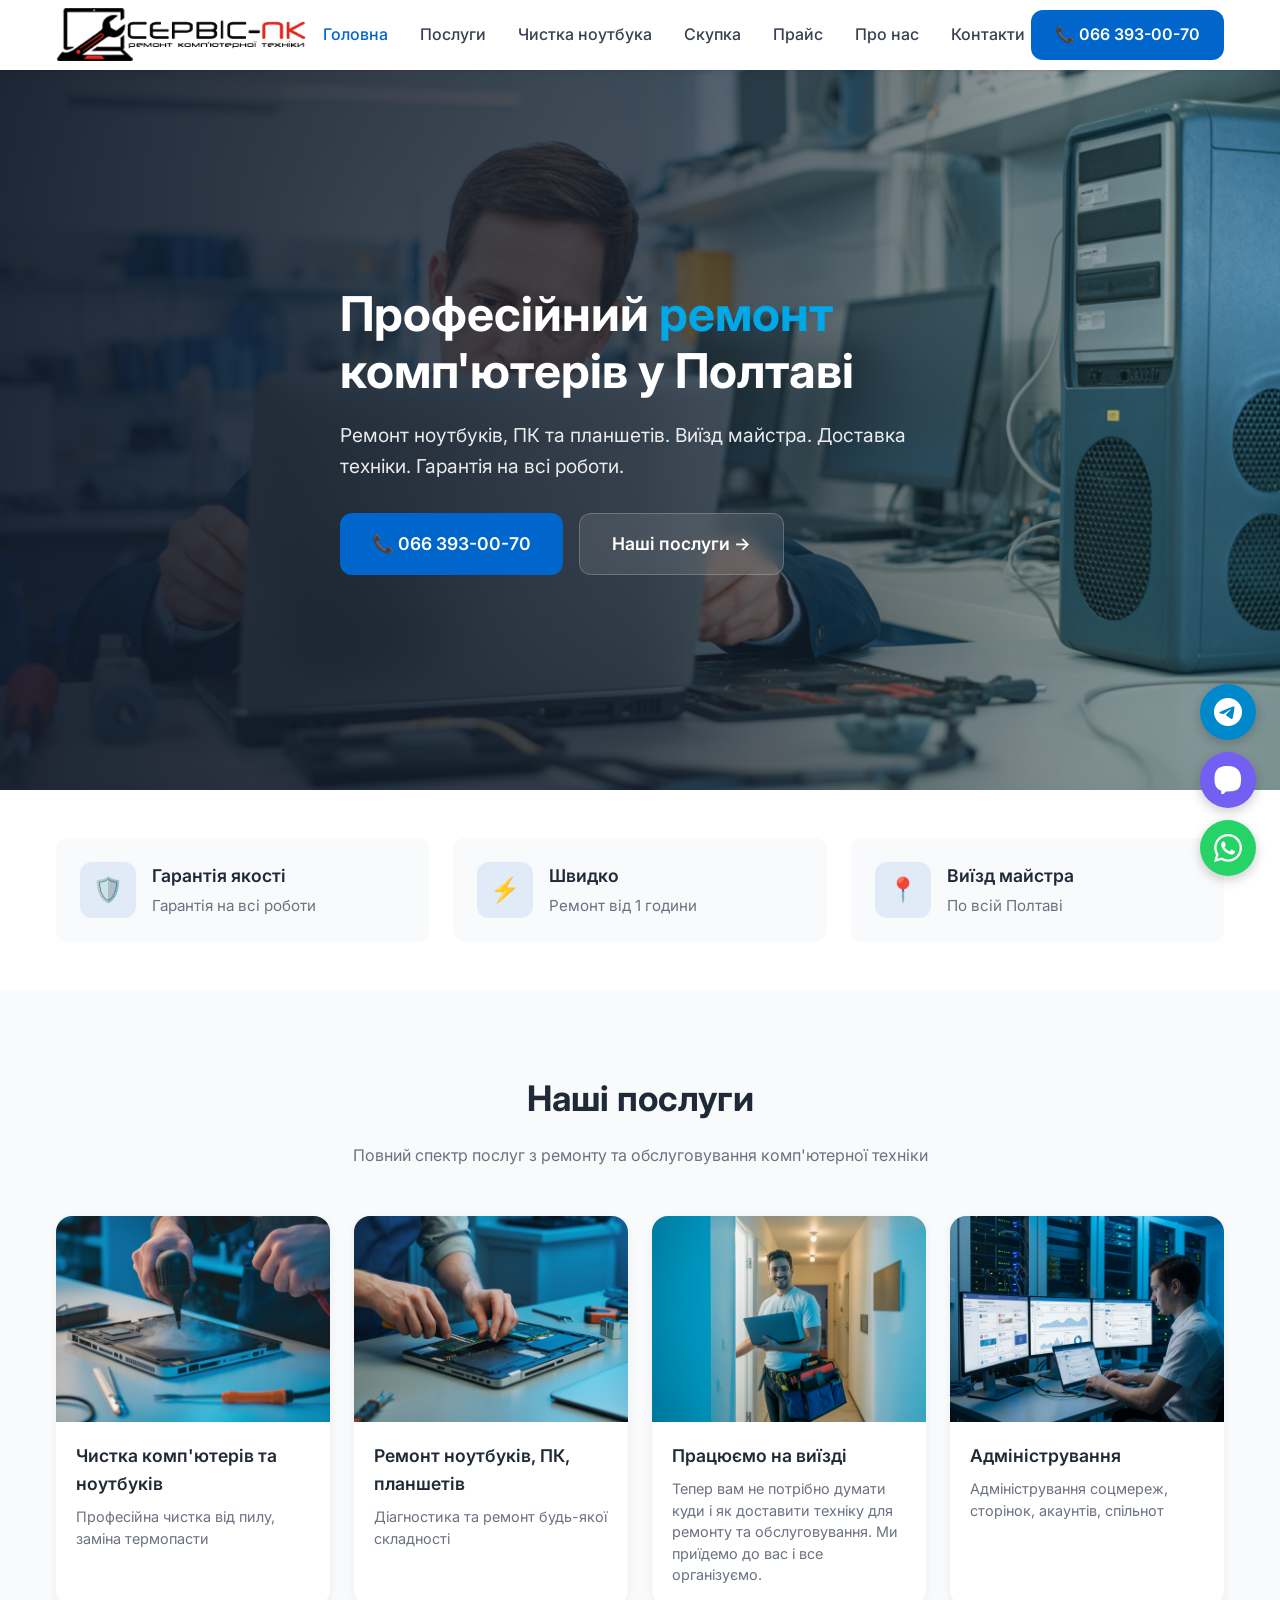
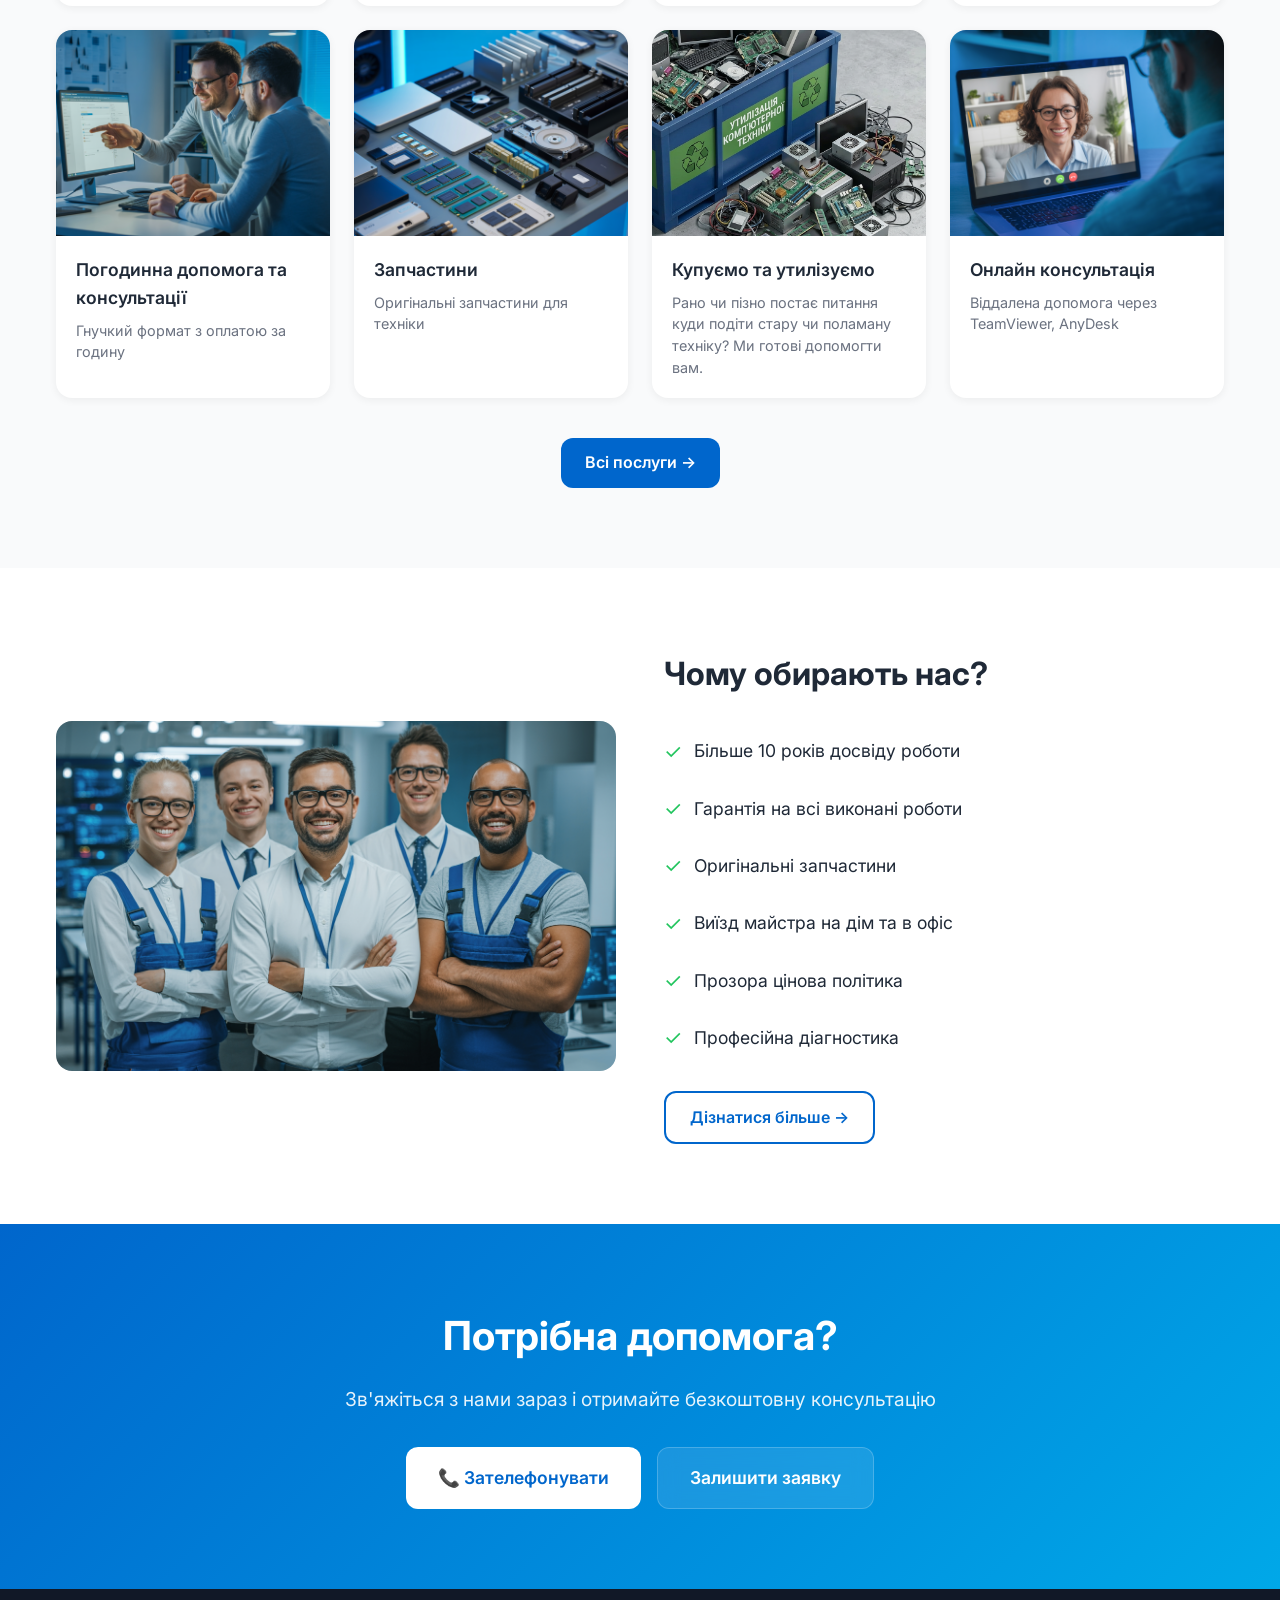
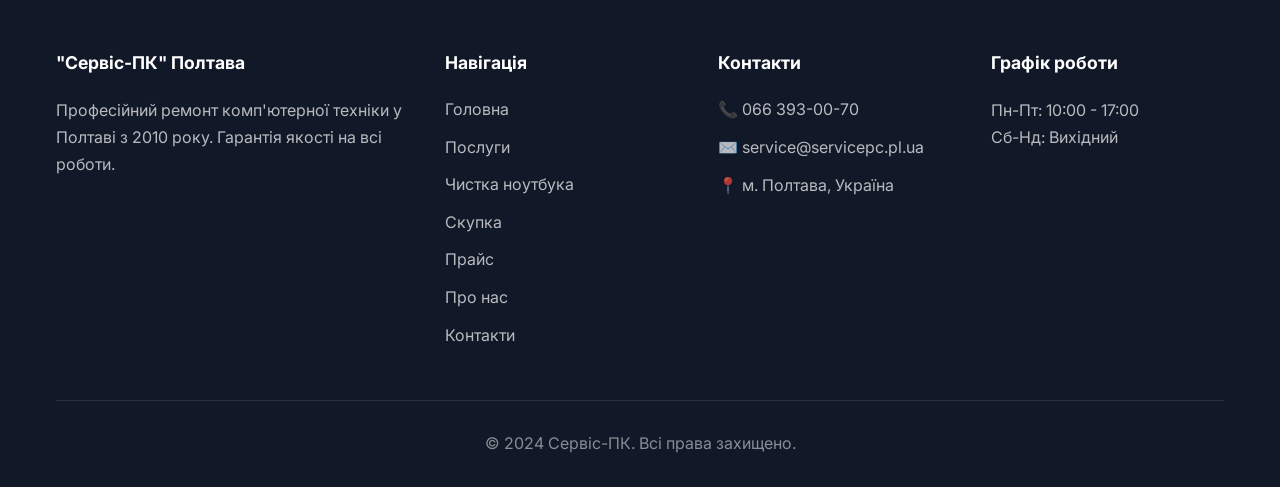
<file: index.html>
<!DOCTYPE html>
<html lang="uk">
<head>
    <meta charset="UTF-8">
    <meta name="viewport" content="width=device-width, initial-scale=1.0">
    <title>"Сервіс-ПК" Полтава | Ремонт ноутбуків та комп'ютерів у Полтаві. Чистка від пилу, заміна термопасти.</title>
    <meta name="description" content="Професійний ремонт та обслуговування ноутбуків, комп'ютерів та планшетів у Полтаві. Виїзд додому.">
    <link rel="icon" type="image/png" href="favicon.png">
    <link rel="preconnect" href="https://fonts.googleapis.com">
    <link href="https://fonts.googleapis.com/css2?family=Inter:wght@400;500;600;700&display=swap" rel="stylesheet">
    <link rel="stylesheet" href="styles.css">
</head>
<body>
    <!-- Header -->
    <header class="header">
        <div class="container header-inner">
            <a href="index.html" class="logo">
                <div class="logo-icon"><img src="logo.png"</img></div>
                <span></span>
            </a>
             <nav class="nav" id="nav">
                <a href="index.html" class="active">Головна</a>
                <a href="poslugy.html">Послуги</a>
				<a href="chistka_notebooka.html">Чистка ноутбука</a>
				<a href="skupka.html">Скупка</a>
				<a href="prise.html">Прайс</a>
                <a href="pro-nas.html">Про нас</a>
                <a href="kontakty.html">Контакти</a>
            </nav>
            <div class="header-btn">
                <a href="tel:+380663930070" class="btn btn-primary">📞 066 393-00-70</a>
            </div>
            <button class="mobile-menu" id="mobileMenu">☰</button>
        </div>
    </header>

    <!-- Hero -->
    <section class="hero">
        <div class="hero-bg">
            <img src="images/ec92a161-8647-4b98-91ac-140dd368176b.png" alt="Ремонт комп'ютерів">
        </div>
        <div class="hero-overlay"></div>
        <div class="container">
            <div class="hero-content">
                <h1>Професійний <span>ремонт</span> комп'ютерів у Полтаві</h1>
                <p>Ремонт ноутбуків, ПК та планшетів. Виїзд майстра. Доставка техніки. Гарантія на всі роботи.</p>
                <div class="hero-buttons">
                    <a href="tel:+380663930070" class="btn btn-primary btn-lg">📞 066 393-00-70</a>
                    <a href="poslugy.html" class="btn btn-outline btn-lg">Наші послуги →</a>
                </div>
            </div>
        </div>
    </section>

    <!-- Features -->
    <section class="features">
        <div class="container">
            <div class="features-grid">
                <div class="feature-card">
                    <div class="feature-icon">🛡️</div>
                    <div>
                        <h3>Гарантія якості</h3>
                        <p>Гарантія на всі роботи</p>
                    </div>
                </div>
                <div class="feature-card">
                    <div class="feature-icon">⚡</div>
                    <div>
                        <h3>Швидко</h3>
                        <p>Ремонт від 1 години</p>
                    </div>
                </div>
                <div class="feature-card">
                    <div class="feature-icon">📍</div>
                    <div>
                        <h3>Виїзд майстра</h3>
                        <p>По всій Полтаві</p>
                    </div>
                </div>
            </div>
        </div>
    </section>

    <!-- Services -->
    <section class="section bg-gray">
        <div class="container">
            <h2 class="section-title">Наші послуги</h2>
            <p class="section-subtitle">Повний спектр послуг з ремонту та обслуговування комп'ютерної техніки</p>
            
            <div class="services-grid">
                <div class="service-card">
                    <div class="service-img">
                        <img src="images/a5ce8f11-22b6-4d68-ac84-dbd267f538cc.png" alt="Чистка">
                    </div>
                    <div class="service-body">
                        <h3>Чистка комп'ютерів та ноутбуків</h3>
                        <p>Професійна чистка від пилу, заміна термопасти</p>
                    </div>
                </div>
                <div class="service-card">
                    <div class="service-img">
                        <img src="images/debf2710-bd42-4d96-965d-35e3a86e3734.png" alt="Ремонт">
                    </div>
                    <div class="service-body">
                        <h3>Ремонт ноутбуків, ПК, планшетів</h3>
                        <p>Діагностика та ремонт будь-якої складності</p>
                    </div>
                </div>
                <div class="service-card">
                    <div class="service-img">
                        <img src="images/233c97ff-f4c9-49db-b74a-fb78ea7b0516.png" alt="Виїзд">
                    </div>
                    <div class="service-body">
                        <h3>Працюємо на виїзді</h3>
                        <p>Тепер вам не потрібно думати куди і як доставити техніку для ремонту та обслуговування. Ми приїдемо до вас і все організуємо.</p>
                    </div>
                </div>
                <div class="service-card">
                    <div class="service-img">
                        <img src="images/d115194c-d13f-4ada-9dfe-06631b7585ef.png" alt="Мережі">
                    </div>
                    <div class="service-body">
                        <h3>Адміністрування</h3>
                        <p>Адміністрування соцмереж, сторінок, акаунтів, спільнот</p>
                    </div>
                </div>
                <div class="service-card">
                    <div class="service-img">
                        <img src="images/e6324eff-a339-4a63-9213-d40a35a7347f.png" alt="Погодинна">
                    </div>
                    <div class="service-body">
                        <h3>Погодинна допомога та консультації</h3>
                        <p>Гнучкий формат з оплатою за годину</p>
                    </div>
                </div>
                <div class="service-card">
                    <div class="service-img">
                        <img src="images/93570c09-56a9-4844-9c90-b3a5bb900a11.png" alt="Запчастини">
                    </div>
                    <div class="service-body">
                        <h3>Запчастини</h3>
                        <p>Оригінальні запчастини для техніки</p>
                    </div>
                </div>
                <div class="service-card">
                    <div class="service-img">
                        <img src="images/2b6dc6ee-dd7d-4642-ae8e-7f777b66459b.png" alt="Сайти">
                    </div>
                    <div class="service-body">
                        <h3>Купуємо та утилізуємо</h3>
                        <p>Рано чи пізно постає питання куди подіти стару чи поламану техніку? Ми готові допомогти вам.</p>
                    </div>
                </div>
                <div class="service-card">
                    <div class="service-img">
                        <img src="images/15fd7cae-9e54-4847-9035-f7b1e75cce84.png" alt="Онлайн">
                    </div>
                    <div class="service-body">
                        <h3>Онлайн консультація</h3>
                        <p>Віддалена допомога через TeamViewer, AnyDesk</p>
                    </div>
                </div>
            </div>

            <div class="text-center" style="margin-top: 40px;">
                <a href="poslugy.html" class="btn btn-primary">Всі послуги →</a>
            </div>
        </div>
    </section>

    <!-- Why Us -->
    <section class="section bg-white">
        <div class="container">
            <div class="why-grid">
                <div class="why-img">
                    <img src="images/14e78e76-f14c-47c9-a413-6855dcf27d2c.png" alt="Команда">
                </div>
                <div>
                    <h2 style="font-size: 2rem; margin-bottom: 24px;">Чому обирають нас?</h2>
                    <ul class="why-list">
                        <li><span class="icon">✓</span> Більше 10 років досвіду роботи</li>
                        <li><span class="icon">✓</span> Гарантія на всі виконані роботи</li>
                        <li><span class="icon">✓</span> Оригінальні запчастини</li>
                        <li><span class="icon">✓</span> Виїзд майстра на дім та в офіс</li>
                        <li><span class="icon">✓</span> Прозора цінова політика</li>
                        <li><span class="icon">✓</span> Професійна діагностика</li>
                    </ul>
                    <div style="margin-top: 24px;">
                        <a href="pro-nas.html" class="btn btn-border">Дізнатися більше →</a>
                    </div>
                </div>
            </div>
        </div>
    </section>

    <!-- CTA -->
    <section class="cta">
        <div class="container text-center">
            <h2>Потрібна допомога?</h2>
            <p>Зв'яжіться з нами зараз і отримайте безкоштовну консультацію</p>
            <div class="cta-buttons">
                <a href="tel:+380663930070" class="btn btn-white btn-lg">📞 Зателефонувати</a>
                <a href="kontakty.html" class="btn btn-outline btn-lg">Залишити заявку</a>
            </div>
        </div>
    </section>

    <!-- Footer -->
    <footer class="footer">
        <div class="container">
            <div class="footer-grid">
                <div class="footer-col">
                   <h4>"Сервіс-ПК" Полтава</h4>
                    <p>Професійний ремонт комп'ютерної техніки у Полтаві з 2010 року. Гарантія якості на всі роботи.</p>
                </div>
                <div class="footer-col">
                    <h4>Навігація</h4>
                    <a href="index.html">Головна</a>
                    <a href="poslugy.html">Послуги</a>
					<a href="chistka_notebooka.html">Чистка ноутбука</a>
                    <a href="skupka.html">Скупка</a>
                     <a href="prise.html">Прайс</a>
                    <a href="pro-nas.html">Про нас</a>
                    <a href="kontakty.html">Контакти</a>
                </div>
                <div class="footer-col">
                    <h4>Контакти</h4>
                    <a href="tel:+380663930070">📞 066 393-00-70</a>
                    <a href="mailto:myhost.ua@gmail.com">✉️ service@servicepc.pl.ua</a>
                    <p>📍 м. Полтава, Україна</p>
                </div>
                <div class="footer-col">
                    <h4>Графік роботи</h4>
                    <p>Пн-Пт: 10:00 - 17:00</p>
                    <p>Сб-Нд: Вихідний</p>
                </div>
            </div>
            <div class="footer-bottom">
                <p>© 2024 Сервіс-ПК. Всі права захищено.</p>
            </div>
        </div>
    </footer>

    <!-- Floating Buttons -->
    <div class="floating-btns">
        <a href="https://t.me/+380663930070" target="_blank" class="float-btn telegram">
            <svg viewBox="0 0 24 24" fill="currentColor"><path d="M11.944 0A12 12 0 0 0 0 12a12 12 0 0 0 12 12 12 12 0 0 0 12-12A12 12 0 0 0 12 0a12 12 0 0 0-.056 0zm4.962 7.224c.1-.002.321.023.465.14a.506.506 0 0 1 .171.325c.016.093.036.306.02.472-.18 1.898-.962 6.502-1.36 8.627-.168.9-.499 1.201-.82 1.23-.696.065-1.225-.46-1.9-.902-1.056-.693-1.653-1.124-2.678-1.8-1.185-.78-.417-1.21.258-1.91.177-.184 3.247-2.977 3.307-3.23.007-.032.014-.15-.056-.212s-.174-.041-.249-.024c-.106.024-1.793 1.14-5.061 3.345-.48.33-.913.49-1.302.48-.428-.008-1.252-.241-1.865-.44-.752-.245-1.349-.374-1.297-.789.027-.216.325-.437.893-.663 3.498-1.524 5.83-2.529 6.998-3.014 3.332-1.386 4.025-1.627 4.476-1.635z"/></svg>
        </a>
        <a href="viber://chat?number=+380663930070" class="float-btn viber">
            <svg viewBox="0 0 24 24" fill="currentColor"><path d="M11.4 0C9.473.028 5.333.344 3.02 2.467 1.302 4.187.541 6.783.456 10.034c-.085 3.25-.2 9.346 5.737 10.91v2.495s-.035.998.627 1.203c.764.254 1.216-.49 1.95-1.27.403-.428.96-1.058 1.382-1.54 3.81.32 6.74-.41 7.07-.516.76-.244 5.058-.797 5.757-6.504.722-5.89-.344-9.612-2.24-11.278C18.66.454 14.206.014 11.4 0z"/></svg>
        </a>
        <a href="https://wa.me/380663930070" target="_blank" class="float-btn whatsapp">
            <svg viewBox="0 0 24 24" fill="currentColor"><path d="M17.472 14.382c-.297-.149-1.758-.867-2.03-.967-.273-.099-.471-.148-.67.15-.197.297-.767.966-.94 1.164-.173.199-.347.223-.644.075-.297-.15-1.255-.463-2.39-1.475-.883-.788-1.48-1.761-1.653-2.059-.173-.297-.018-.458.13-.606.134-.133.298-.347.446-.52.149-.174.198-.298.298-.497.099-.198.05-.371-.025-.52-.075-.149-.669-1.612-.916-2.207-.242-.579-.487-.5-.669-.51-.173-.008-.371-.01-.57-.01-.198 0-.52.074-.792.372-.272.297-1.04 1.016-1.04 2.479 0 1.462 1.065 2.875 1.213 3.074.149.198 2.096 3.2 5.077 4.487.709.306 1.262.489 1.694.625.712.227 1.36.195 1.871.118.571-.085 1.758-.719 2.006-1.413.248-.694.248-1.289.173-1.413-.074-.124-.272-.198-.57-.347m-5.421 7.403h-.004a9.87 9.87 0 01-5.031-1.378l-.361-.214-3.741.982.998-3.648-.235-.374a9.86 9.86 0 01-1.51-5.26c.001-5.45 4.436-9.884 9.888-9.884 2.64 0 5.122 1.03 6.988 2.898a9.825 9.825 0 012.893 6.994c-.003 5.45-4.437 9.884-9.885 9.884m8.413-18.297A11.815 11.815 0 0012.05 0C5.495 0 .16 5.335.157 11.892c0 2.096.547 4.142 1.588 5.945L.057 24l6.305-1.654a11.882 11.882 0 005.683 1.448h.005c6.554 0 11.89-5.335 11.893-11.893a11.821 11.821 0 00-3.48-8.413z"/></svg>
        </a>
    </div>

    <script>
        document.getElementById('mobileMenu').addEventListener('click', function() {
            var nav = document.getElementById('nav');
            nav.classList.toggle('active');
            this.textContent = nav.classList.contains('active') ? '✕' : '☰';
        });
    </script>
</body>
</html>
</file>
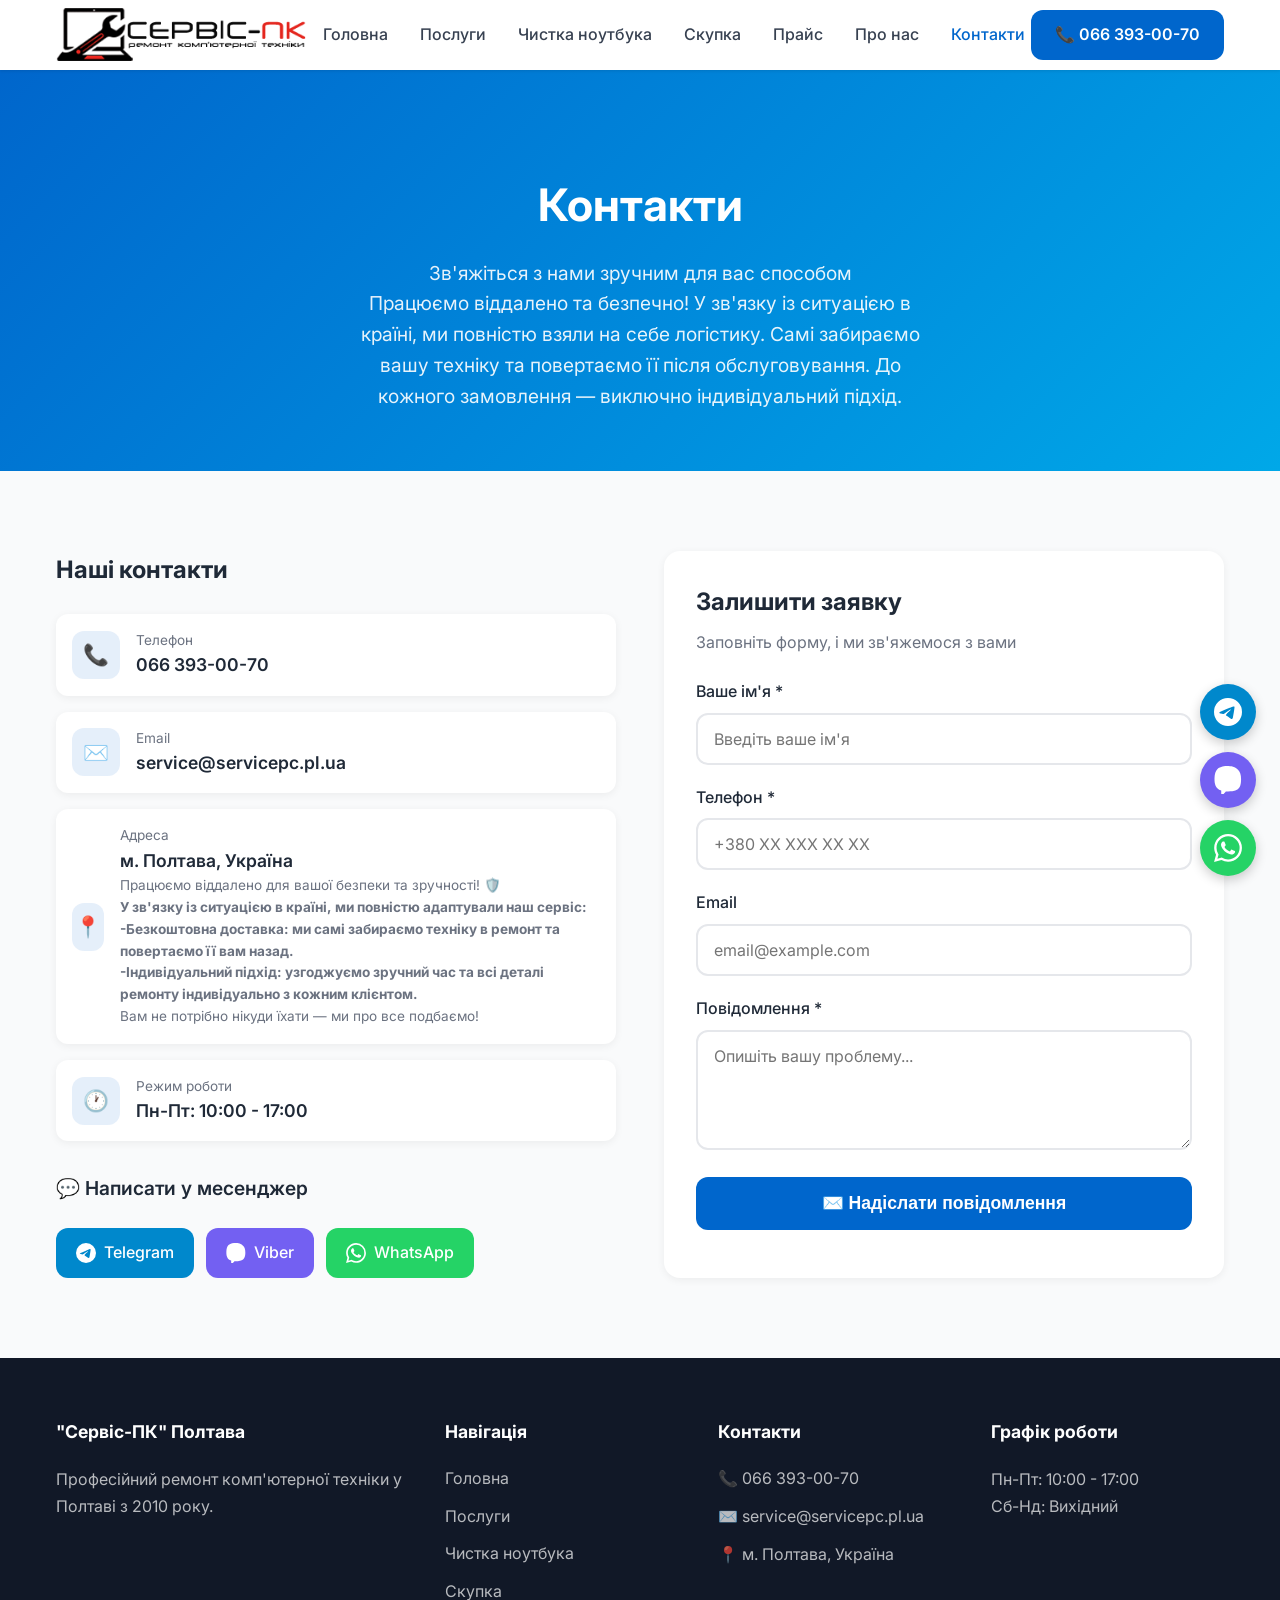
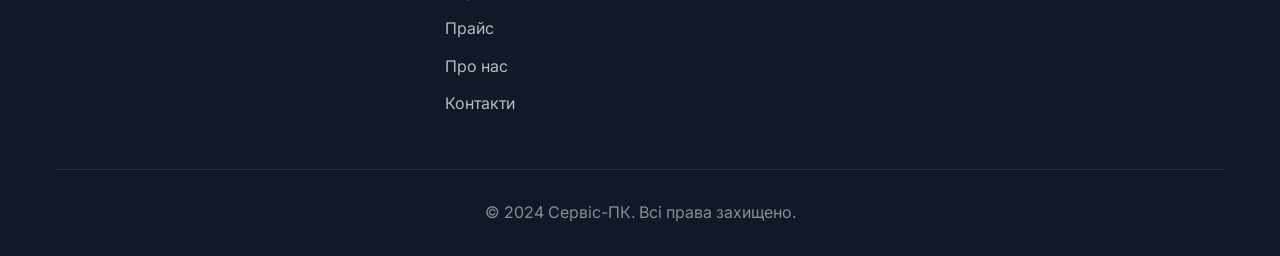
<file: kontakty.html>
<!DOCTYPE html>
<html lang="uk">
<head>
    <meta charset="UTF-8">
    <meta name="viewport" content="width=device-width, initial-scale=1.0">
    <title>Контакти | "Сервіс-ПК" Полтава</title>
    <meta name="description" content="Зв'яжіться з нами: телефон 066 393-00-70, email service@servicepc.pl.ua. Полтава.">
    <link rel="icon" type="image/png" href="favicon.png">
    <link href="https://fonts.googleapis.com/css2?family=Inter:wght@400;500;600;700&display=swap" rel="stylesheet">
    <link rel="stylesheet" href="styles.css">
</head>
<body>
    <header class="header">
        <div class="container header-inner">
            <a href="index.html" class="logo"><div class="logo-icon"><img src="logo.png"</img></div><span></span></a>
             <nav class="nav" id="nav">
                <a href="index.html">Головна</a>
                <a href="poslugy.html">Послуги</a>
				<a href="chistka_notebooka.html">Чистка ноутбука</a>
				<a href="skupka.html">Скупка</a>
				<a href="prise.html">Прайс</a>
                <a href="pro-nas.html">Про нас</a>
                <a href="kontakty.html" class="active">Контакти</a>
            </nav>
            <div class="header-btn"><a href="tel:+380663930070" class="btn btn-primary">📞 066 393-00-70</a></div>
            <button class="mobile-menu" id="mobileMenu">☰</button>
        </div>
    </header>

    <section class="page-header">
        <h1>Контакти</h1>
        <p>Зв'яжіться з нами зручним для вас способом</p>
		<p>Працюємо віддалено та безпечно!
У зв'язку із ситуацією в країні, ми повністю взяли на себе логістику. Самі забираємо вашу техніку та повертаємо її після обслуговування. До кожного замовлення — виключно індивідуальний підхід.</p>
    </section>

    <section class="section bg-gray">
        <div class="container">
            <div class="contact-grid">
                <div>
                    <h2 style="font-size: 1.5rem; font-weight: 700; margin-bottom: 24px;">Наші контакти</h2>
                    <div class="contact-info">
                        <a href="tel:+380663930070" class="contact-item">
                            <div class="contact-icon">📞</div>
                            <div>
                                <div class="label">Телефон</div>
                                <div class="value">066 393-00-70</div>
                            </div>
                        </a>
                        <a href="mailto:myhost.ua@gmail.com" class="contact-item">
                            <div class="contact-icon">✉️</div>
                            <div>
                                <div class="label">Email</div>
                                <div class="value">service@servicepc.pl.ua</div>
                            </div>
                        </a>
                        <div class="contact-item">
                            <div class="contact-icon">📍</div>
                            <div>
                                <div class="label">Адреса</div>
                                <div class="value">м. Полтава, Україна</div>
								<div class="label">Працюємо віддалено для вашої безпеки та зручності! 🛡️
<p><b>У зв'язку із ситуацією в країні, ми повністю адаптували наш сервіс:</b></p>
<p><b>-Безкоштовна доставка: ми самі забираємо техніку в ремонт та повертаємо її вам назад.</b></p>
<p><b>-Індивідуальний підхід: узгоджуємо зручний час та всі деталі ремонту індивідуально з кожним клієнтом.</b></p>
<p>Вам не потрібно нікуди їхати — ми про все подбаємо!</p></div>
                            </div>
                        </div>
                        <div class="contact-item">
                            <div class="contact-icon">🕐</div>
                            <div>
                                <div class="label">Режим роботи</div>
                                <div class="value">Пн-Пт: 10:00 - 17:00</div>
                            </div>
                        </div>
                    </div>

                    <h3 style="font-size: 1.2rem; font-weight: 600; margin: 32px 0 16px; display: flex; align-items: center; gap: 8px;">
                        💬 Написати у месенджер
                    </h3>
                    <div class="messengers">
                        <a href="https://t.me/+380663930070" target="_blank" class="messenger-btn telegram">
                            <svg width="20" height="20" viewBox="0 0 24 24" fill="currentColor"><path d="M11.944 0A12 12 0 0 0 0 12a12 12 0 0 0 12 12 12 12 0 0 0 12-12A12 12 0 0 0 12 0a12 12 0 0 0-.056 0zm4.962 7.224c.1-.002.321.023.465.14a.506.506 0 0 1 .171.325c.016.093.036.306.02.472-.18 1.898-.962 6.502-1.36 8.627-.168.9-.499 1.201-.82 1.23-.696.065-1.225-.46-1.9-.902-1.056-.693-1.653-1.124-2.678-1.8-1.185-.78-.417-1.21.258-1.91.177-.184 3.247-2.977 3.307-3.23.007-.032.014-.15-.056-.212s-.174-.041-.249-.024c-.106.024-1.793 1.14-5.061 3.345-.48.33-.913.49-1.302.48-.428-.008-1.252-.241-1.865-.44-.752-.245-1.349-.374-1.297-.789.027-.216.325-.437.893-.663 3.498-1.524 5.83-2.529 6.998-3.014 3.332-1.386 4.025-1.627 4.476-1.635z"/></svg>
                            Telegram
                        </a>
                        <a href="viber://chat?number=+380663930070" class="messenger-btn viber">
                            <svg width="20" height="20" viewBox="0 0 24 24" fill="currentColor"><path d="M11.4 0C9.473.028 5.333.344 3.02 2.467 1.302 4.187.541 6.783.456 10.034c-.085 3.25-.2 9.346 5.737 10.91v2.495s-.035.998.627 1.203c.764.254 1.216-.49 1.95-1.27.403-.428.96-1.058 1.382-1.54 3.81.32 6.74-.41 7.07-.516.76-.244 5.058-.797 5.757-6.504.722-5.89-.344-9.612-2.24-11.278C18.66.454 14.206.014 11.4 0z"/></svg>
                            Viber
                        </a>
                        <a href="https://wa.me/380663930070" target="_blank" class="messenger-btn whatsapp">
                            <svg width="20" height="20" viewBox="0 0 24 24" fill="currentColor"><path d="M17.472 14.382c-.297-.149-1.758-.867-2.03-.967-.273-.099-.471-.148-.67.15-.197.297-.767.966-.94 1.164-.173.199-.347.223-.644.075-.297-.15-1.255-.463-2.39-1.475-.883-.788-1.48-1.761-1.653-2.059-.173-.297-.018-.458.13-.606.134-.133.298-.347.446-.52.149-.174.198-.298.298-.497.099-.198.05-.371-.025-.52-.075-.149-.669-1.612-.916-2.207-.242-.579-.487-.5-.669-.51-.173-.008-.371-.01-.57-.01-.198 0-.52.074-.792.372-.272.297-1.04 1.016-1.04 2.479 0 1.462 1.065 2.875 1.213 3.074.149.198 2.096 3.2 5.077 4.487.709.306 1.262.489 1.694.625.712.227 1.36.195 1.871.118.571-.085 1.758-.719 2.006-1.413.248-.694.248-1.289.173-1.413-.074-.124-.272-.198-.57-.347m-5.421 7.403h-.004a9.87 9.87 0 01-5.031-1.378l-.361-.214-3.741.982.998-3.648-.235-.374a9.86 9.86 0 01-1.51-5.26c.001-5.45 4.436-9.884 9.888-9.884 2.64 0 5.122 1.03 6.988 2.898a9.825 9.825 0 012.893 6.994c-.003 5.45-4.437 9.884-9.885 9.884m8.413-18.297A11.815 11.815 0 0012.05 0C5.495 0 .16 5.335.157 11.892c0 2.096.547 4.142 1.588 5.945L.057 24l6.305-1.654a11.882 11.882 0 005.683 1.448h.005c6.554 0 11.89-5.335 11.893-11.893a11.821 11.821 0 00-3.48-8.413z"/></svg>
                            WhatsApp
                        </a>
                    </div>
                </div>

                <div class="contact-form-wrapper">
                    <h2>Залишити заявку</h2>
                    <p>Заповніть форму, і ми зв'яжемося з вами</p>
                    <form id="contactForm" onsubmit="return handleSubmit(event)">
                        <div class="form-group">
                            <label for="name">Ваше ім'я *</label>
                            <input type="text" id="name" name="name" required placeholder="Введіть ваше ім'я">
                        </div>
                        <div class="form-group">
                            <label for="phone">Телефон *</label>
                            <input type="tel" id="phone" name="phone" required placeholder="+380 XX XXX XX XX">
                        </div>
                        <div class="form-group">
                            <label for="email">Email</label>
                            <input type="email" id="email" name="email" placeholder="email@example.com">
                        </div>
                        <div class="form-group">
                            <label for="message">Повідомлення *</label>
                            <textarea id="message" name="message" required placeholder="Опишіть вашу проблему..."></textarea>
                        </div>
                        <button type="submit" class="btn btn-primary btn-lg" style="width: 100%;">
                            ✉️ Надіслати повідомлення
                        </button>
                    </form>
                </div>
            </div>
        </div>
    </section>

    <footer class="footer">
        <div class="container">
            <div class="footer-grid">
                <div class="footer-col">
                    <h4>"Сервіс-ПК" Полтава</h4>
                    <p>Професійний ремонт комп'ютерної техніки у Полтаві з 2010 року.</p>
                </div>
                <div class="footer-col">
                    <h4>Навігація</h4>
                    <a href="index.html">Головна</a>
                    <a href="poslugy.html">Послуги</a>
					<a href="chistka_notebooka.html">Чистка ноутбука</a>
                    <a href="skupka.html">Скупка</a>
                    <a href="prise.html">Прайс</a>
                    <a href="pro-nas.html">Про нас</a>
                    <a href="kontakty.html">Контакти</a>
                </div>
                <div class="footer-col">
                    <h4>Контакти</h4>
                    <a href="tel:+380663930070">📞 066 393-00-70</a>
                    <a href="mailto:myhost.ua@gmail.com">✉️ service@servicepc.pl.ua</a>
                    <p>📍 м. Полтава, Україна</p>
                </div>
                <div class="footer-col">
                    <h4>Графік роботи</h4>
                    <p>Пн-Пт: 10:00 - 17:00</p>
                    <p>Сб-Нд: Вихідний</p>
                </div>
            </div>
            <div class="footer-bottom"><p>© 2024 Сервіс-ПК. Всі права захищено.</p></div>
        </div>
    </footer>

    <div class="floating-btns">
        <a href="https://t.me/+380663930070" target="_blank" class="float-btn telegram"><svg viewBox="0 0 24 24" fill="currentColor"><path d="M11.944 0A12 12 0 0 0 0 12a12 12 0 0 0 12 12 12 12 0 0 0 12-12A12 12 0 0 0 12 0a12 12 0 0 0-.056 0zm4.962 7.224c.1-.002.321.023.465.14a.506.506 0 0 1 .171.325c.016.093.036.306.02.472-.18 1.898-.962 6.502-1.36 8.627-.168.9-.499 1.201-.82 1.23-.696.065-1.225-.46-1.9-.902-1.056-.693-1.653-1.124-2.678-1.8-1.185-.78-.417-1.21.258-1.91.177-.184 3.247-2.977 3.307-3.23.007-.032.014-.15-.056-.212s-.174-.041-.249-.024c-.106.024-1.793 1.14-5.061 3.345-.48.33-.913.49-1.302.48-.428-.008-1.252-.241-1.865-.44-.752-.245-1.349-.374-1.297-.789.027-.216.325-.437.893-.663 3.498-1.524 5.83-2.529 6.998-3.014 3.332-1.386 4.025-1.627 4.476-1.635z"/></svg></a>
        <a href="viber://chat?number=+380663930070" class="float-btn viber"><svg viewBox="0 0 24 24" fill="currentColor"><path d="M11.4 0C9.473.028 5.333.344 3.02 2.467 1.302 4.187.541 6.783.456 10.034c-.085 3.25-.2 9.346 5.737 10.91v2.495s-.035.998.627 1.203c.764.254 1.216-.49 1.95-1.27.403-.428.96-1.058 1.382-1.54 3.81.32 6.74-.41 7.07-.516.76-.244 5.058-.797 5.757-6.504.722-5.89-.344-9.612-2.24-11.278C18.66.454 14.206.014 11.4 0z"/></svg></a>
        <a href="https://wa.me/380663930070" target="_blank" class="float-btn whatsapp"><svg viewBox="0 0 24 24" fill="currentColor"><path d="M17.472 14.382c-.297-.149-1.758-.867-2.03-.967-.273-.099-.471-.148-.67.15-.197.297-.767.966-.94 1.164-.173.199-.347.223-.644.075-.297-.15-1.255-.463-2.39-1.475-.883-.788-1.48-1.761-1.653-2.059-.173-.297-.018-.458.13-.606.134-.133.298-.347.446-.52.149-.174.198-.298.298-.497.099-.198.05-.371-.025-.52-.075-.149-.669-1.612-.916-2.207-.242-.579-.487-.5-.669-.51-.173-.008-.371-.01-.57-.01-.198 0-.52.074-.792.372-.272.297-1.04 1.016-1.04 2.479 0 1.462 1.065 2.875 1.213 3.074.149.198 2.096 3.2 5.077 4.487.709.306 1.262.489 1.694.625.712.227 1.36.195 1.871.118.571-.085 1.758-.719 2.006-1.413.248-.694.248-1.289.173-1.413-.074-.124-.272-.198-.57-.347m-5.421 7.403h-.004a9.87 9.87 0 01-5.031-1.378l-.361-.214-3.741.982.998-3.648-.235-.374a9.86 9.86 0 01-1.51-5.26c.001-5.45 4.436-9.884 9.888-9.884 2.64 0 5.122 1.03 6.988 2.898a9.825 9.825 0 012.893 6.994c-.003 5.45-4.437 9.884-9.885 9.884m8.413-18.297A11.815 11.815 0 0012.05 0C5.495 0 .16 5.335.157 11.892c0 2.096.547 4.142 1.588 5.945L.057 24l6.305-1.654a11.882 11.882 0 005.683 1.448h.005c6.554 0 11.89-5.335 11.893-11.893a11.821 11.821 0 00-3.48-8.413z"/></svg></a>
    </div>

    <script>
        document.getElementById('mobileMenu').addEventListener('click', function() { 
            var nav = document.getElementById('nav'); 
            nav.classList.toggle('active'); 
            this.textContent = nav.classList.contains('active') ? '✕' : '☰'; 
        });

        function handleSubmit(e) {
            e.preventDefault();
            var name = document.getElementById('name').value;
            var phone = document.getElementById('phone').value;
            var email = document.getElementById('email').value;
            var message = document.getElementById('message').value;
            
            var subject = encodeURIComponent('Заявка з сайту від ' + name);
            var body = encodeURIComponent(
                "Ім'я: " + name + "\n" +
                "Телефон: " + phone + "\n" +
                "Email: " + email + "\n\n" +
                "Повідомлення:\n" + message
            );
            
            window.location.href = 'mailto:myhost.ua@gmail.com?subject=' + subject + '&body=' + body;
            alert('Дякуємо! Відкрийте поштовий клієнт та відправте лист.');
            return false;
        }
    </script>
</body>
</html>
</file>
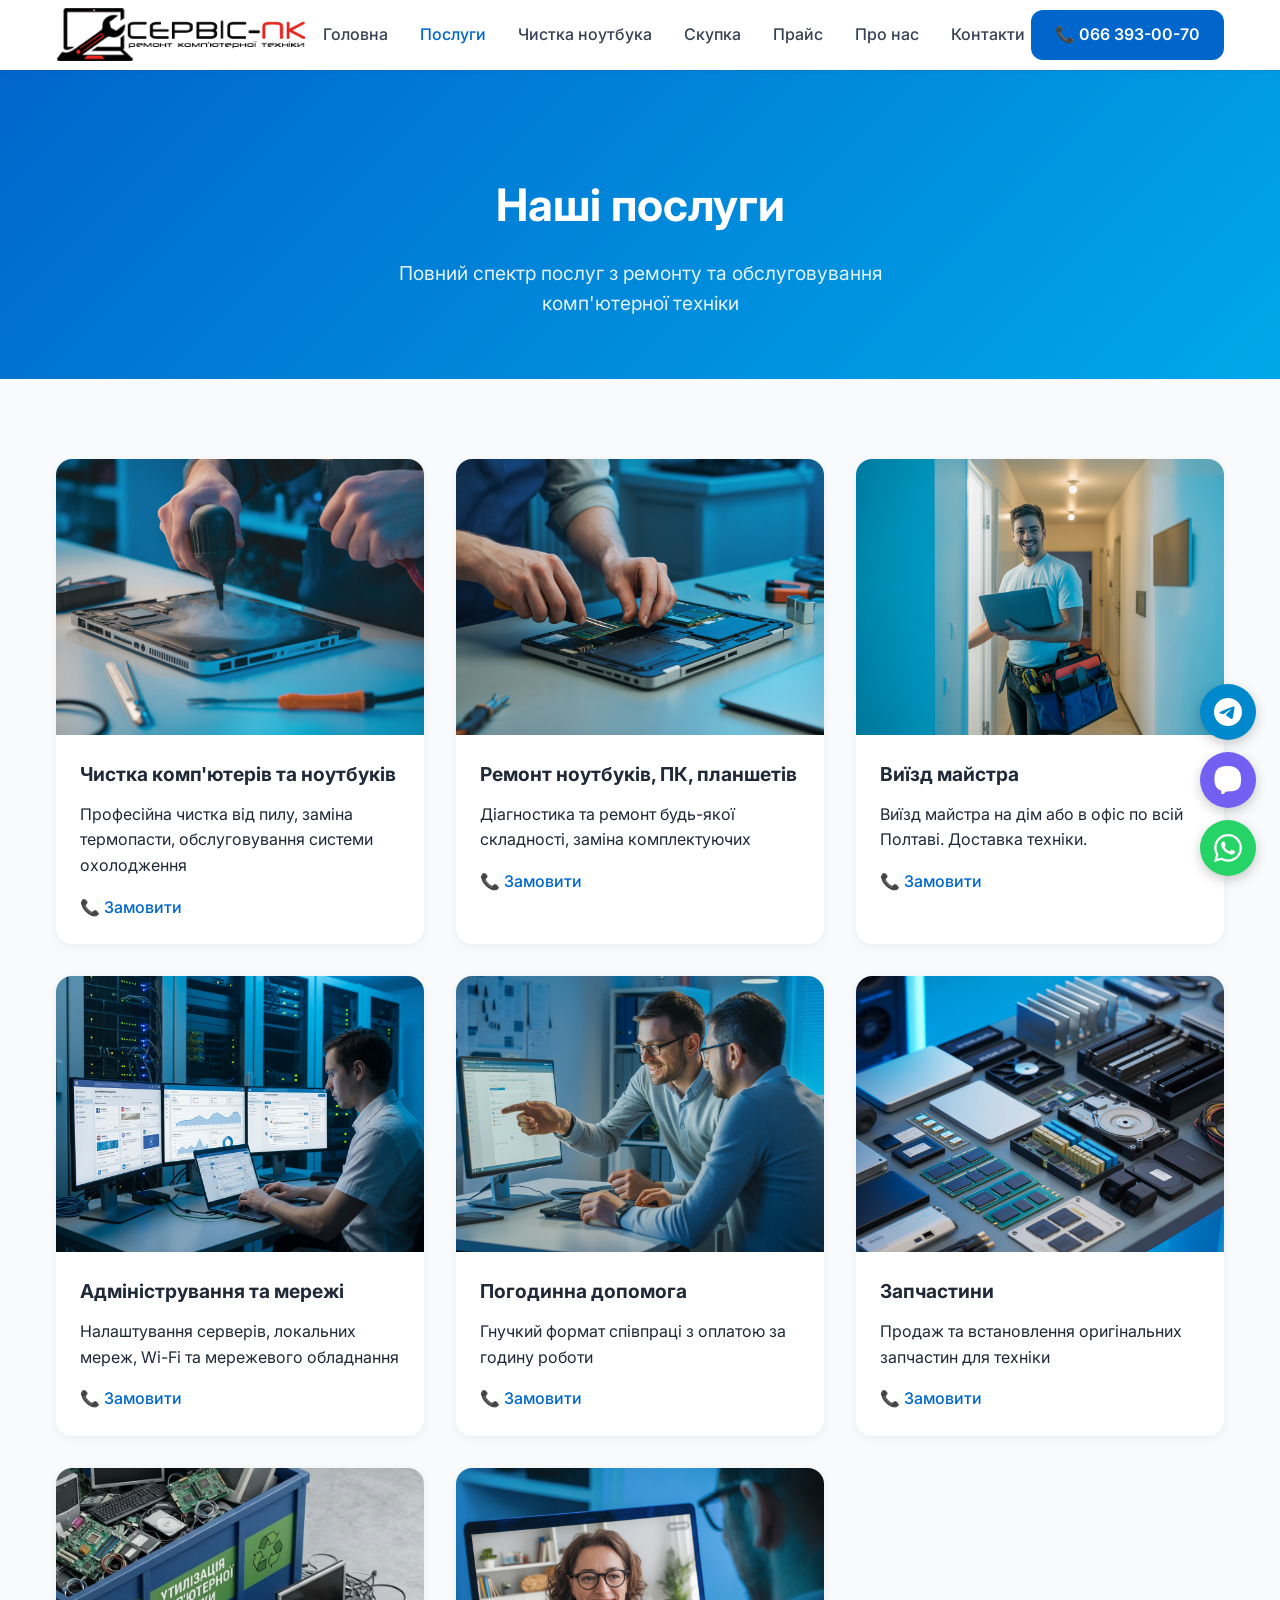
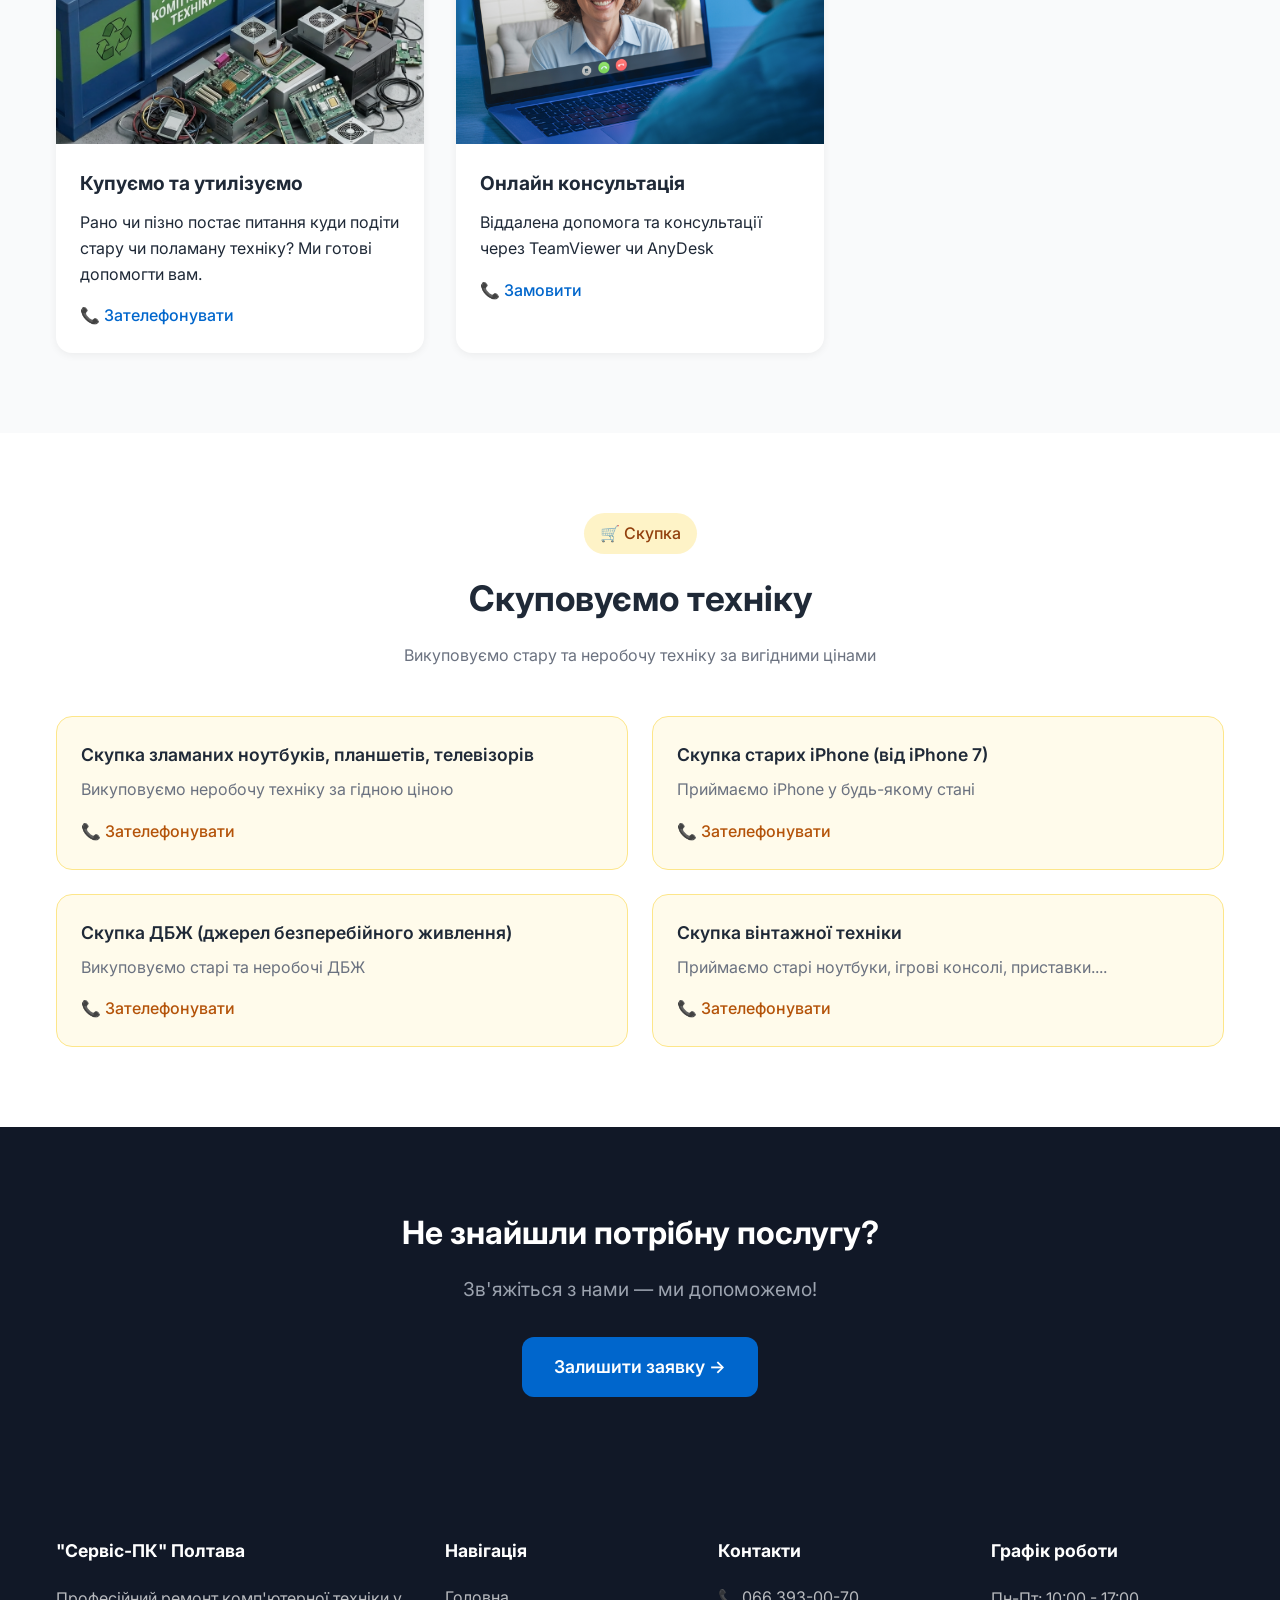
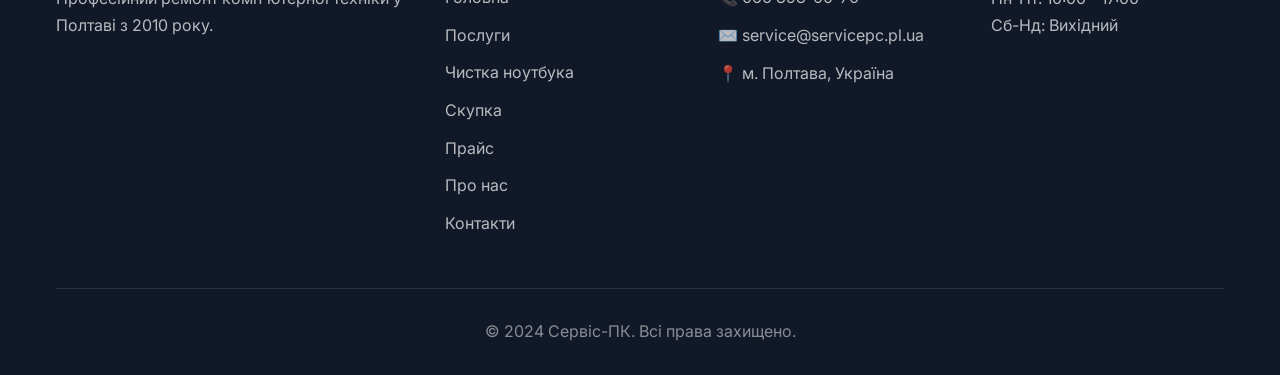
<file: poslugy.html>
<!DOCTYPE html>
<html lang="uk">
<head>
    <meta charset="UTF-8">
    <meta name="viewport" content="width=device-width, initial-scale=1.0">
    <title>Послуги | "Сервіс-ПК" Полтава</title>
    <meta name="description" content="Послуги з ремонту, чистки від пилу ноутбуків в Полтаві">
    <link rel="icon" type="image/png" href="favicon.png">
    <link href="https://fonts.googleapis.com/css2?family=Inter:wght@400;500;600;700&display=swap" rel="stylesheet">
    <link rel="stylesheet" href="styles.css">
</head>
<body>
    <header class="header">
        <div class="container header-inner">
            <a href="index.html" class="logo"><div class="logo-icon"><img src="logo.png"</img></div><span></span></a>
             <nav class="nav" id="nav">
                <a href="index.html">Головна</a>
                <a href="poslugy.html" class="active">Послуги</a>
				<a href="chistka_notebooka.html">Чистка ноутбука</a>
				<a href="skupka.html">Скупка</a>
				<a href="prise.html">Прайс</a>
                <a href="pro-nas.html">Про нас</a>
                <a href="kontakty.html">Контакти</a>
            </nav>
            <div class="header-btn"><a href="tel:+380663930070" class="btn btn-primary">📞 066 393-00-70</a></div>
            <button class="mobile-menu" id="mobileMenu">☰</button>
        </div>
    </header>

    <section class="page-header">
        <h1>Наші послуги</h1>
        <p>Повний спектр послуг з ремонту та обслуговування комп'ютерної техніки</p>
    </section>

    <section class="section bg-gray">
        <div class="container">
            <div class="services-page-grid">
                <div class="service-page-card">
                    <div class="service-img"><img src="images/a5ce8f11-22b6-4d68-ac84-dbd267f538cc.png" alt="Чистка"></div>
                    <div class="service-body">
                        <h3>Чистка комп'ютерів та ноутбуків</h3>
                        <p>Професійна чистка від пилу, заміна термопасти, обслуговування системи охолодження</p>
                        <a href="tel:+380663930070" class="service-link">📞 Замовити</a>
                    </div>
                </div>
                <div class="service-page-card">
                    <div class="service-img"><img src="images/debf2710-bd42-4d96-965d-35e3a86e3734.png" alt="Ремонт"></div>
                    <div class="service-body">
                        <h3>Ремонт ноутбуків, ПК, планшетів</h3>
                        <p>Діагностика та ремонт будь-якої складності, заміна комплектуючих</p>
                        <a href="tel:+380663930070" class="service-link">📞 Замовити</a>
                    </div>
                </div>
                <div class="service-page-card">
                    <div class="service-img"><img src="images/233c97ff-f4c9-49db-b74a-fb78ea7b0516.png" alt="Виїзд"></div>
                    <div class="service-body">
                        <h3>Виїзд майстра</h3>
                        <p>Виїзд майстра на дім або в офіс по всій Полтаві. Доставка техніки.</p>
                        <a href="tel:+380663930070" class="service-link">📞 Замовити</a>
                    </div>
                </div>
                <div class="service-page-card">
                    <div class="service-img"><img src="images/d115194c-d13f-4ada-9dfe-06631b7585ef.png" alt="Мережі"></div>
                    <div class="service-body">
                        <h3>Адміністрування та мережі</h3>
                        <p>Налаштування серверів, локальних мереж, Wi-Fi та мережевого обладнання</p>
                        <a href="tel:+380663930070" class="service-link">📞 Замовити</a>
                    </div>
                </div>
                <div class="service-page-card">
                    <div class="service-img"><img src="images/e6324eff-a339-4a63-9213-d40a35a7347f.png" alt="Погодинна"></div>
                    <div class="service-body">
                        <h3>Погодинна допомога</h3>
                        <p>Гнучкий формат співпраці з оплатою за годину роботи</p>
                        <a href="tel:+380663930070" class="service-link">📞 Замовити</a>
                    </div>
                </div>
                <div class="service-page-card">
                    <div class="service-img"><img src="images/93570c09-56a9-4844-9c90-b3a5bb900a11.png" alt="Запчастини"></div>
                    <div class="service-body">
                        <h3>Запчастини</h3>
                        <p>Продаж та встановлення оригінальних запчастин для техніки</p>
                        <a href="tel:+380663930070" class="service-link">📞 Замовити</a>
                    </div>
                </div>
                <div class="service-page-card">
                    <div class="service-img"><img src="images/2b6dc6ee-dd7d-4642-ae8e-7f777b66459b.png" alt="Сайти"></div>
                    <div class="service-body">
                        <h3>Купуємо та утилізуємо</h3>
                        <p>Рано чи пізно постає питання куди подіти стару чи поламану техніку? Ми готові допомогти вам.</p>
                        <a href="tel:+380663930070" class="service-link">📞 Зателефонувати</a>
                    </div>
                </div>
                <div class="service-page-card">
                    <div class="service-img"><img src="images/15fd7cae-9e54-4847-9035-f7b1e75cce84.png" alt="Онлайн"></div>
                    <div class="service-body">
                        <h3>Онлайн консультація</h3>
                        <p>Віддалена допомога та консультації через TeamViewer чи AnyDesk</p>
                        <a href="tel:+380663930070" class="service-link">📞 Замовити</a>
                    </div>
                </div>
            </div>
        </div>
    </section>

    <section class="section bg-white">
        <div class="container">
            <div class="text-center">
                <div class="buy-badge">🛒 Скупка</div>
                <h2 class="section-title">Скуповуємо техніку</h2>
                <p class="section-subtitle">Викуповуємо стару та неробочу техніку за вигідними цінами</p>
            </div>
            <div class="buy-grid">
                <div class="buy-card">
                    <h3>Скупка зламаних ноутбуків, планшетів, телевізорів</h3>
                    <p>Викуповуємо неробочу техніку за гідною ціною</p>
                    <a href="tel:+380663930070" class="buy-link">📞 Зателефонувати</a>
                </div>
                <div class="buy-card">
                    <h3>Скупка старих iPhone (від iPhone 7)</h3>
                    <p>Приймаємо iPhone у будь-якому стані</p>
                    <a href="tel:+380663930070" class="buy-link">📞 Зателефонувати</a>
                </div>
                <div class="buy-card">
                    <h3>Скупка ДБЖ (джерел безперебійного живлення)</h3>
                    <p>Викуповуємо старі та неробочі ДБЖ</p>
                    <a href="tel:+380663930070" class="buy-link">📞 Зателефонувати</a>
                </div>
                <div class="buy-card">
                    <h3>Скупка вінтажної техніки</h3>
                    <p>Приймаємо старі ноутбуки, ігрові консолі, приставки....</p>
                    <a href="tel:+380663930070" class="buy-link">📞 Зателефонувати</a>
                </div>
            </div>
        </div>
    </section>

    <section class="section bg-dark">
        <div class="container text-center">
            <h2 style="font-size: 2rem; margin-bottom: 16px;">Не знайшли потрібну послугу?</h2>
            <p style="color: #9ca3af; font-size: 1.2rem; margin-bottom: 32px;">Зв'яжіться з нами — ми допоможемо!</p>
            <a href="kontakty.html" class="btn btn-primary btn-lg">Залишити заявку →</a>
        </div>
    </section>

    <footer class="footer">
        <div class="container">
            <div class="footer-grid">
                <div class="footer-col">
                    <h4>"Сервіс-ПК" Полтава</h4>
                    <p>Професійний ремонт комп'ютерної техніки у Полтаві з 2010 року.</p>
                </div>
                <div class="footer-col">
                    <h4>Навігація</h4>
                    <a href="index.html">Головна</a>
                    <a href="poslugy.html">Послуги</a>
					<a href="chistka_notebooka.html">Чистка ноутбука</a>
                    <a href="skupka.html">Скупка</a>
                    <a href="prise.html">Прайс</a>
                    <a href="pro-nas.html">Про нас</a>
                    <a href="kontakty.html">Контакти</a>
                </div>
                <div class="footer-col">
                    <h4>Контакти</h4>
                    <a href="tel:+380663930070">📞 066 393-00-70</a>
                    <a href="mailto:myhost.ua@gmail.com">✉️ service@servicepc.pl.ua</a>
                    <p>📍 м. Полтава, Україна</p>
                </div>
                <div class="footer-col">
                    <h4>Графік роботи</h4>
                    <p>Пн-Пт: 10:00 - 17:00</p>
                    <p>Сб-Нд: Вихідний</p>
                </div>
            </div>
            <div class="footer-bottom"><p>© 2024 Сервіс-ПК. Всі права захищено.</p></div>
        </div>
    </footer>

    <div class="floating-btns">
        <a href="https://t.me/+380663930070" target="_blank" class="float-btn telegram"><svg viewBox="0 0 24 24" fill="currentColor"><path d="M11.944 0A12 12 0 0 0 0 12a12 12 0 0 0 12 12 12 12 0 0 0 12-12A12 12 0 0 0 12 0a12 12 0 0 0-.056 0zm4.962 7.224c.1-.002.321.023.465.14a.506.506 0 0 1 .171.325c.016.093.036.306.02.472-.18 1.898-.962 6.502-1.36 8.627-.168.9-.499 1.201-.82 1.23-.696.065-1.225-.46-1.9-.902-1.056-.693-1.653-1.124-2.678-1.8-1.185-.78-.417-1.21.258-1.91.177-.184 3.247-2.977 3.307-3.23.007-.032.014-.15-.056-.212s-.174-.041-.249-.024c-.106.024-1.793 1.14-5.061 3.345-.48.33-.913.49-1.302.48-.428-.008-1.252-.241-1.865-.44-.752-.245-1.349-.374-1.297-.789.027-.216.325-.437.893-.663 3.498-1.524 5.83-2.529 6.998-3.014 3.332-1.386 4.025-1.627 4.476-1.635z"/></svg></a>
        <a href="viber://chat?number=+380663930070" class="float-btn viber"><svg viewBox="0 0 24 24" fill="currentColor"><path d="M11.4 0C9.473.028 5.333.344 3.02 2.467 1.302 4.187.541 6.783.456 10.034c-.085 3.25-.2 9.346 5.737 10.91v2.495s-.035.998.627 1.203c.764.254 1.216-.49 1.95-1.27.403-.428.96-1.058 1.382-1.54 3.81.32 6.74-.41 7.07-.516.76-.244 5.058-.797 5.757-6.504.722-5.89-.344-9.612-2.24-11.278C18.66.454 14.206.014 11.4 0z"/></svg></a>
        <a href="https://wa.me/380663930070" target="_blank" class="float-btn whatsapp"><svg viewBox="0 0 24 24" fill="currentColor"><path d="M17.472 14.382c-.297-.149-1.758-.867-2.03-.967-.273-.099-.471-.148-.67.15-.197.297-.767.966-.94 1.164-.173.199-.347.223-.644.075-.297-.15-1.255-.463-2.39-1.475-.883-.788-1.48-1.761-1.653-2.059-.173-.297-.018-.458.13-.606.134-.133.298-.347.446-.52.149-.174.198-.298.298-.497.099-.198.05-.371-.025-.52-.075-.149-.669-1.612-.916-2.207-.242-.579-.487-.5-.669-.51-.173-.008-.371-.01-.57-.01-.198 0-.52.074-.792.372-.272.297-1.04 1.016-1.04 2.479 0 1.462 1.065 2.875 1.213 3.074.149.198 2.096 3.2 5.077 4.487.709.306 1.262.489 1.694.625.712.227 1.36.195 1.871.118.571-.085 1.758-.719 2.006-1.413.248-.694.248-1.289.173-1.413-.074-.124-.272-.198-.57-.347m-5.421 7.403h-.004a9.87 9.87 0 01-5.031-1.378l-.361-.214-3.741.982.998-3.648-.235-.374a9.86 9.86 0 01-1.51-5.26c.001-5.45 4.436-9.884 9.888-9.884 2.64 0 5.122 1.03 6.988 2.898a9.825 9.825 0 012.893 6.994c-.003 5.45-4.437 9.884-9.885 9.884m8.413-18.297A11.815 11.815 0 0012.05 0C5.495 0 .16 5.335.157 11.892c0 2.096.547 4.142 1.588 5.945L.057 24l6.305-1.654a11.882 11.882 0 005.683 1.448h.005c6.554 0 11.89-5.335 11.893-11.893a11.821 11.821 0 00-3.48-8.413z"/></svg></a>
    </div>

    <script>document.getElementById('mobileMenu').addEventListener('click', function() { var nav = document.getElementById('nav'); nav.classList.toggle('active'); this.textContent = nav.classList.contains('active') ? '✕' : '☰'; });</script>
</body>
</html>
</file>
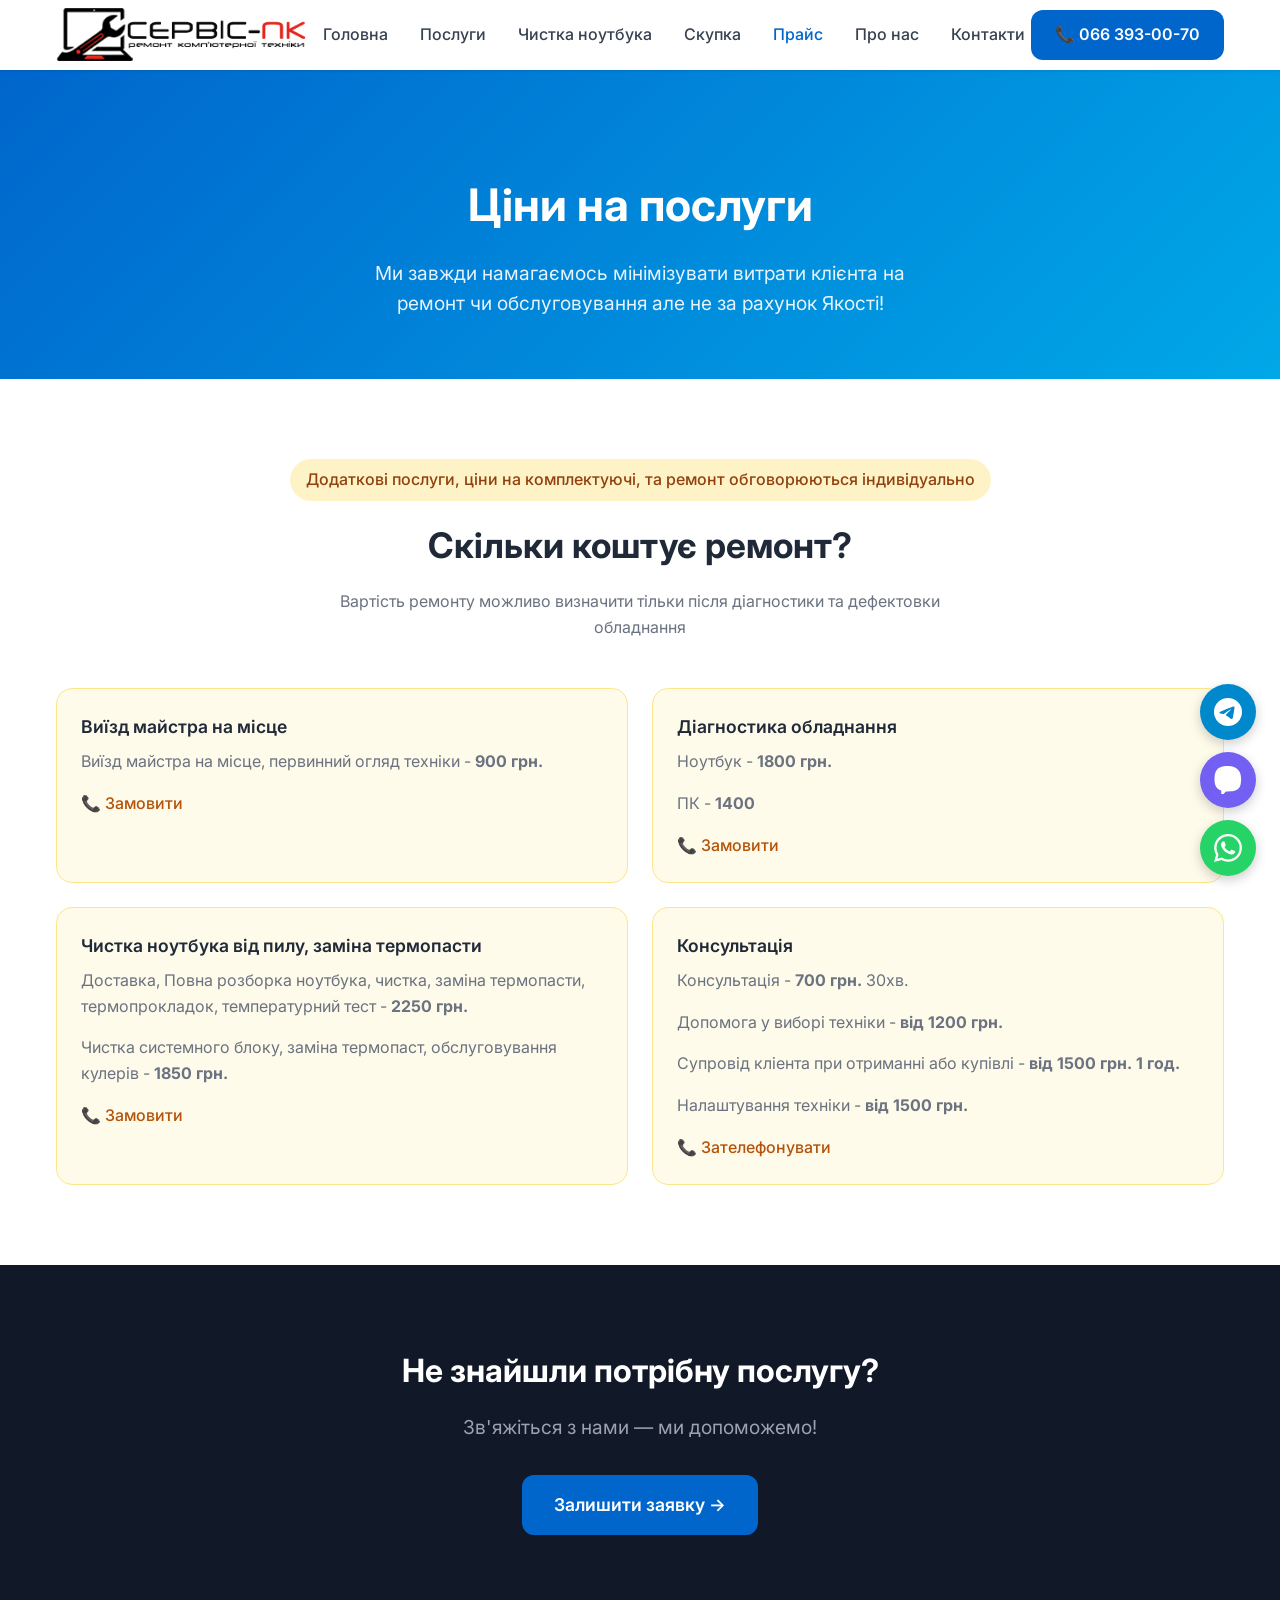
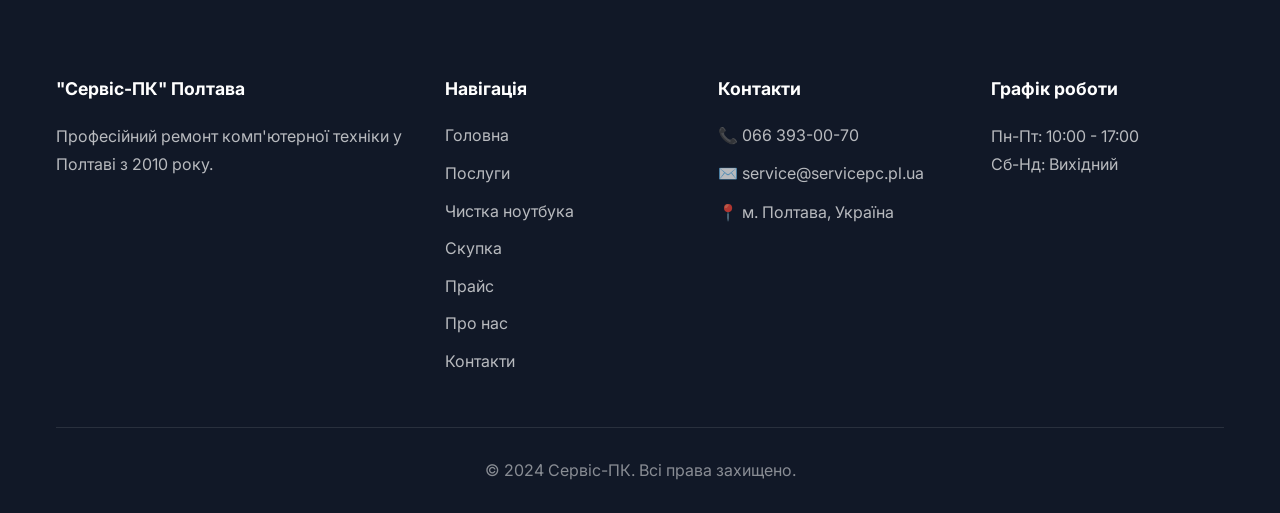
<file: prise.html>
<!DOCTYPE html>
<html lang="uk">
<head>
    <meta charset="UTF-8">
    <meta name="viewport" content="width=device-width, initial-scale=1.0">
    <title>Прайс на послуги | "Сервіс-ПК" Полтава</title>
    <meta name="description" content="Ціни на послуги "Сервіс-ПК" Полтава">
	<link rel="icon" type="image/png" href="favicon.png">
    <link href="https://fonts.googleapis.com/css2?family=Inter:wght@400;500;600;700&display=swap" rel="stylesheet">
    <link rel="stylesheet" href="styles.css">
</head>
<body>
    <header class="header">
        <div class="container header-inner">
            <a href="index.html" class="logo"> <div class="logo-icon"><img src="logo.png"</img></div><span></span></a>
             <nav class="nav" id="nav">
                <a href="index.html">Головна</a>
                <a href="poslugy.html">Послуги</a>
				<a href="chistka_notebooka.html">Чистка ноутбука</a>
				<a href="skupka.html">Скупка</a>
				<a href="prise.html" class="active">Прайс</a>
                <a href="pro-nas.html">Про нас</a>
                <a href="kontakty.html">Контакти</a>
            </nav>
            <div class="header-btn"><a href="tel:+380663930070" class="btn btn-primary">📞 066 393-00-70</a></div>
            <button class="mobile-menu" id="mobileMenu">☰</button>
        </div>
    </header>

    <section class="page-header">
        <h1>Ціни на послуги</h1>
        <p>Ми завжди намагаємось мінімізувати витрати клієнта на ремонт чи обслуговування але не за рахунок Якості!</p>
    </section>

   
    <section class="section bg-white">
        <div class="container">
            <div class="text-center">
                <div class="buy-badge">Додаткові послуги, ціни на комплектуючі, та ремонт обговорюються індивідуально</div>
                <h2 class="section-title">Скільки коштує ремонт?</h2>
                <p class="section-subtitle">Вартість ремонту можливо визначити тільки після діагностики та дефектовки обладнання</p>
            </div>
            <div class="buy-grid">
                <div class="buy-card">
                    <h3>Виїзд майстра на місце</h3>
                    <p>Виїзд майстра на місце, первинний огляд техніки - <b>900 грн.</b></p>
                    <a href="tel:+380663930070" class="buy-link">📞 Замовити</a>
                </div>
                <div class="buy-card">
                    <h3>Діагностика обладнання</h3>
                    <p> Ноутбук - <b>1800 грн.</b> </p>
					<p> ПК - <b>1400</b> </p>
                    <a href="tel:+380663930070" class="buy-link">📞 Замовити</a>
                </div>
                <div class="buy-card">
                    <h3>Чистка ноутбука від пилу, заміна термопасти</h3>
                    <p>Доставка, Повна розборка ноутбука, чистка, заміна термопасти, термопрокладок, температурний тест - <b>2250 грн.</b></p>
					<p>Чистка системного блоку, заміна термопаст, обслуговування кулерів - <b>1850 грн.</b></p>
                    <a href="tel:+380663930070" class="buy-link">📞 Замовити</a>
                </div>
                <div class="buy-card">
                    <h3>Консультація</h3>
                    <p>Консультація - <b>700 грн.</b> 30хв.</p>
					<p>Допомога у виборі техніки - <b>від 1200 грн.</b></p>
					<p>Супровід кліента при отриманні або купівлі - <b> від 1500 грн. 1 год.</b></p>
					<p>Налаштування техніки - <b>від 1500 грн.</b></p>
                    <a href="tel:+380663930070" class="buy-link">📞 Зателефонувати</a>
                </div>
            </div>
        </div>
    </section>

    <section class="section bg-dark">
        <div class="container text-center">
            <h2 style="font-size: 2rem; margin-bottom: 16px;">Не знайшли потрібну послугу?</h2>
            <p style="color: #9ca3af; font-size: 1.2rem; margin-bottom: 32px;">Зв'яжіться з нами — ми допоможемо!</p>
            <a href="kontakty.html" class="btn btn-primary btn-lg">Залишити заявку →</a>
        </div>
    </section>

    <footer class="footer">
        <div class="container">
            <div class="footer-grid">
                <div class="footer-col">
                    <h4>"Сервіс-ПК" Полтава</h4>
                    <p>Професійний ремонт комп'ютерної техніки у Полтаві з 2010 року.</p>
                </div>
                <div class="footer-col">
                    <h4>Навігація</h4>
                    <a href="index.html">Головна</a>
                    <a href="poslugy.html">Послуги</a>
					<a href="chistka_notebooka.html">Чистка ноутбука</a>
                    <a href="skupka.html">Скупка</a>
					<a href="prise.html">Прайс</a>
                    <a href="pro-nas.html">Про нас</a>
                    <a href="kontakty.html">Контакти</a>
                </div>
                <div class="footer-col">
                    <h4>Контакти</h4>
                    <a href="tel:+380663930070">📞 066 393-00-70</a>
                    <a href="mailto:myhost.ua@gmail.com">✉️ service@servicepc.pl.ua</a>
                    <p>📍 м. Полтава, Україна</p>
                </div>
                <div class="footer-col">
                    <h4>Графік роботи</h4>
                    <p>Пн-Пт: 10:00 - 17:00</p>
                    <p>Сб-Нд: Вихідний</p>
                </div>
            </div>
            <div class="footer-bottom"><p>© 2024 Сервіс-ПК. Всі права захищено.</p></div>
        </div>
    </footer>

    <div class="floating-btns">
        <a href="https://t.me/+380663930070" target="_blank" class="float-btn telegram"><svg viewBox="0 0 24 24" fill="currentColor"><path d="M11.944 0A12 12 0 0 0 0 12a12 12 0 0 0 12 12 12 12 0 0 0 12-12A12 12 0 0 0 12 0a12 12 0 0 0-.056 0zm4.962 7.224c.1-.002.321.023.465.14a.506.506 0 0 1 .171.325c.016.093.036.306.02.472-.18 1.898-.962 6.502-1.36 8.627-.168.9-.499 1.201-.82 1.23-.696.065-1.225-.46-1.9-.902-1.056-.693-1.653-1.124-2.678-1.8-1.185-.78-.417-1.21.258-1.91.177-.184 3.247-2.977 3.307-3.23.007-.032.014-.15-.056-.212s-.174-.041-.249-.024c-.106.024-1.793 1.14-5.061 3.345-.48.33-.913.49-1.302.48-.428-.008-1.252-.241-1.865-.44-.752-.245-1.349-.374-1.297-.789.027-.216.325-.437.893-.663 3.498-1.524 5.83-2.529 6.998-3.014 3.332-1.386 4.025-1.627 4.476-1.635z"/></svg></a>
        <a href="viber://chat?number=+380663930070" class="float-btn viber"><svg viewBox="0 0 24 24" fill="currentColor"><path d="M11.4 0C9.473.028 5.333.344 3.02 2.467 1.302 4.187.541 6.783.456 10.034c-.085 3.25-.2 9.346 5.737 10.91v2.495s-.035.998.627 1.203c.764.254 1.216-.49 1.95-1.27.403-.428.96-1.058 1.382-1.54 3.81.32 6.74-.41 7.07-.516.76-.244 5.058-.797 5.757-6.504.722-5.89-.344-9.612-2.24-11.278C18.66.454 14.206.014 11.4 0z"/></svg></a>
        <a href="https://wa.me/380663930070" target="_blank" class="float-btn whatsapp"><svg viewBox="0 0 24 24" fill="currentColor"><path d="M17.472 14.382c-.297-.149-1.758-.867-2.03-.967-.273-.099-.471-.148-.67.15-.197.297-.767.966-.94 1.164-.173.199-.347.223-.644.075-.297-.15-1.255-.463-2.39-1.475-.883-.788-1.48-1.761-1.653-2.059-.173-.297-.018-.458.13-.606.134-.133.298-.347.446-.52.149-.174.198-.298.298-.497.099-.198.05-.371-.025-.52-.075-.149-.669-1.612-.916-2.207-.242-.579-.487-.5-.669-.51-.173-.008-.371-.01-.57-.01-.198 0-.52.074-.792.372-.272.297-1.04 1.016-1.04 2.479 0 1.462 1.065 2.875 1.213 3.074.149.198 2.096 3.2 5.077 4.487.709.306 1.262.489 1.694.625.712.227 1.36.195 1.871.118.571-.085 1.758-.719 2.006-1.413.248-.694.248-1.289.173-1.413-.074-.124-.272-.198-.57-.347m-5.421 7.403h-.004a9.87 9.87 0 01-5.031-1.378l-.361-.214-3.741.982.998-3.648-.235-.374a9.86 9.86 0 01-1.51-5.26c.001-5.45 4.436-9.884 9.888-9.884 2.64 0 5.122 1.03 6.988 2.898a9.825 9.825 0 012.893 6.994c-.003 5.45-4.437 9.884-9.885 9.884m8.413-18.297A11.815 11.815 0 0012.05 0C5.495 0 .16 5.335.157 11.892c0 2.096.547 4.142 1.588 5.945L.057 24l6.305-1.654a11.882 11.882 0 005.683 1.448h.005c6.554 0 11.89-5.335 11.893-11.893a11.821 11.821 0 00-3.48-8.413z"/></svg></a>
    </div>

    <script>document.getElementById('mobileMenu').addEventListener('click', function() { var nav = document.getElementById('nav'); nav.classList.toggle('active'); this.textContent = nav.classList.contains('active') ? '✕' : '☰'; });</script>
</body>
</html>
</file>
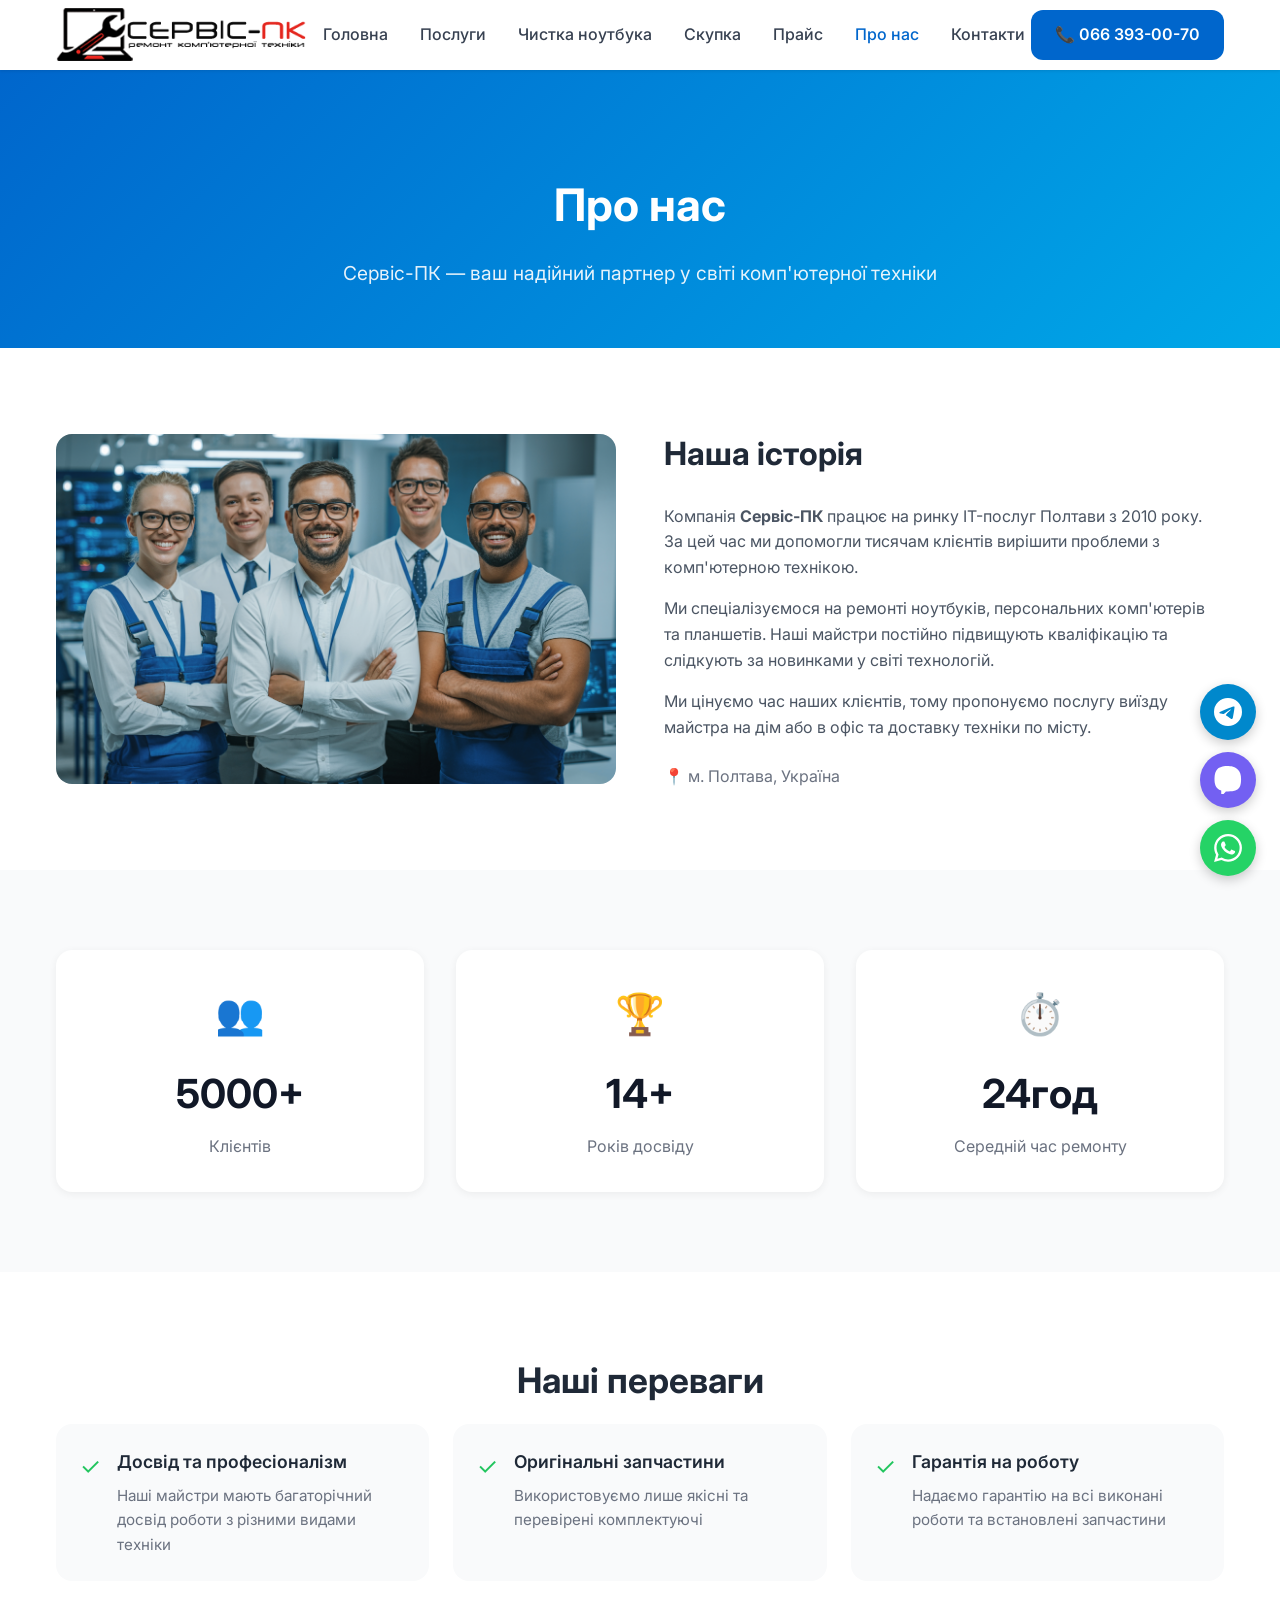
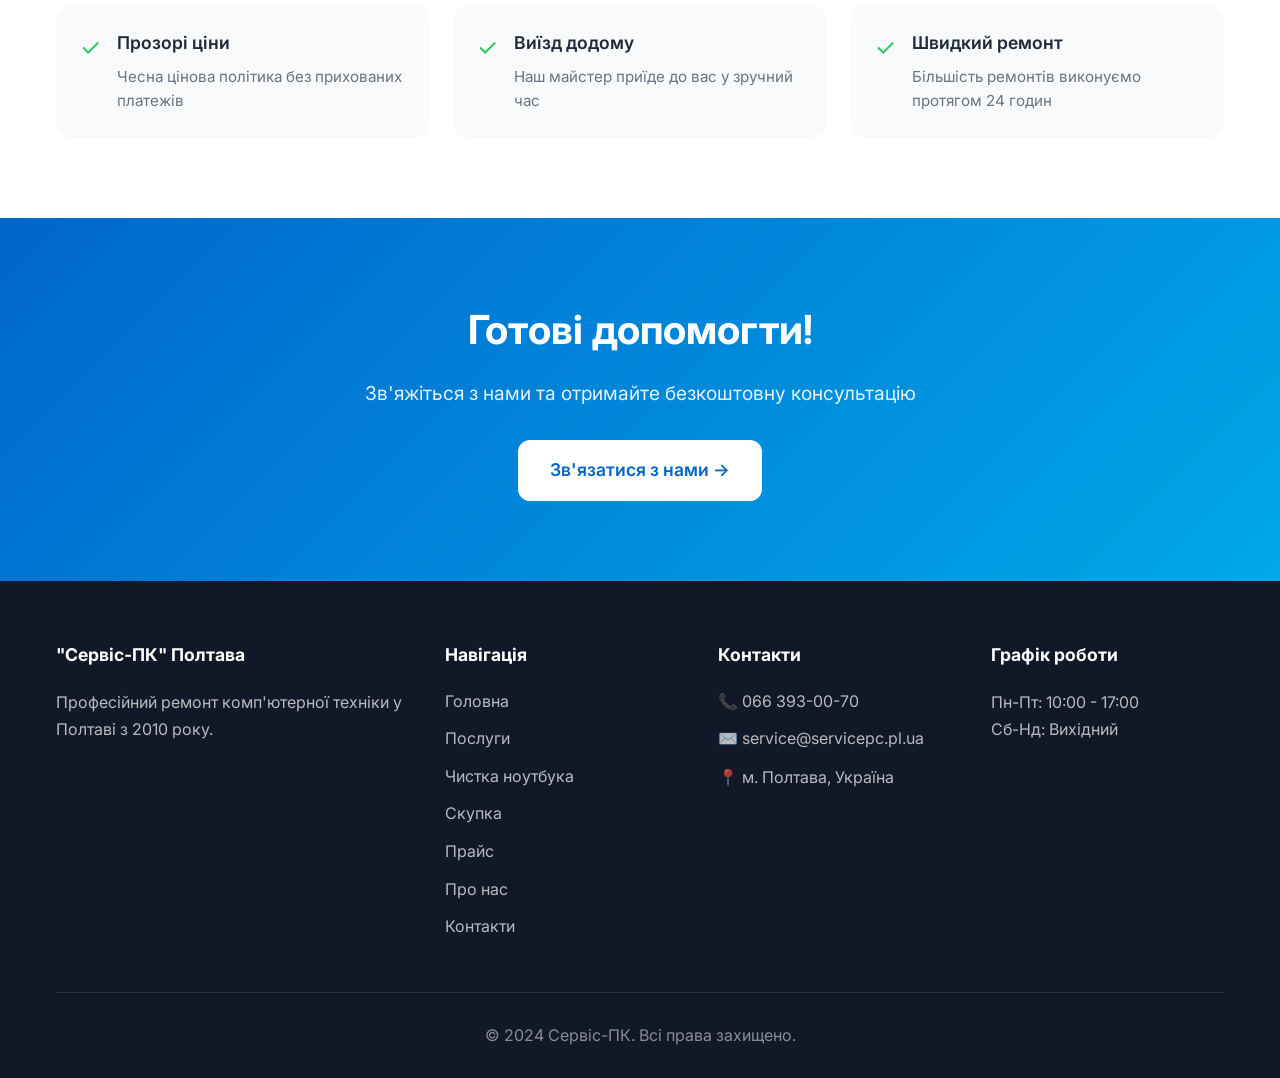
<file: pro-nas.html>
<!DOCTYPE html>
<html lang="uk">
<head>
    <meta charset="UTF-8">
    <meta name="viewport" content="width=device-width, initial-scale=1.0">
    <title>Про нас | "Сервіс-ПК" Полтава</title>
    <meta name="description" content="Сервіс-ПК - професійний ремонт комп'ютерної техніки у Полтаві з 2010 року.">
    <link rel="icon" type="image/png" href="favicon.png">
    <link href="https://fonts.googleapis.com/css2?family=Inter:wght@400;500;600;700&display=swap" rel="stylesheet">
    <link rel="stylesheet" href="styles.css">
</head>
<body>
    <header class="header">
        <div class="container header-inner">
            <a href="index.html" class="logo"><div class="logo-icon"><img src="logo.png"</img></div><span></span></a>
             <nav class="nav" id="nav">
                <a href="index.html">Головна</a>
                <a href="poslugy.html">Послуги</a>
				<a href="chistka_notebooka.html">Чистка ноутбука</a>
				<a href="skupka.html" >Скупка</a>
				<a href="prise.html">Прайс</a>
                <a href="pro-nas.html" class="active">Про нас</a>
                <a href="kontakty.html">Контакти</a>
            </nav>
            <div class="header-btn"><a href="tel:+380663930070" class="btn btn-primary">📞 066 393-00-70</a></div>
            <button class="mobile-menu" id="mobileMenu">☰</button>
        </div>
    </header>

    <section class="page-header">
        <h1>Про нас</h1>
        <p>Сервіс-ПК — ваш надійний партнер у світі комп'ютерної техніки</p>
    </section>

    <section class="section bg-white">
        <div class="container">
            <div class="why-grid">
                <div class="why-img">
                    <img src="images/14e78e76-f14c-47c9-a413-6855dcf27d2c.png" alt="Команда Сервіс-ПК">
                </div>
                <div>
                    <h2 style="font-size: 2rem; margin-bottom: 24px;">Наша історія</h2>
                    <p style="color: #4b5563; margin-bottom: 16px;">
                        Компанія <strong>Сервіс-ПК</strong> працює на ринку IT-послуг Полтави з 2010 року. 
                        За цей час ми допомогли тисячам клієнтів вирішити проблеми з комп'ютерною технікою.
                    </p>
                    <p style="color: #4b5563; margin-bottom: 16px;">
                        Ми спеціалізуємося на ремонті ноутбуків, персональних комп'ютерів та планшетів. 
                        Наші майстри постійно підвищують кваліфікацію та слідкують за новинками у світі технологій.
                    </p>
                    <p style="color: #4b5563; margin-bottom: 16px;">
                        Ми цінуємо час наших клієнтів, тому пропонуємо послугу виїзду майстра на дім або в офіс та доставку техніки по місту.
                    </p>
                    <p style="color: #6b7280; display: flex; align-items: center; gap: 8px; margin-top: 24px;">
                        📍 м. Полтава, Україна
                    </p>
                </div>
            </div>
        </div>
    </section>

    <section class="section bg-gray">
        <div class="container">
            <div class="stats-grid">
                <div class="stat-card">
                    <div class="stat-icon">👥</div>
                    <div class="stat-value">5000+</div>
                    <div class="stat-label">Клієнтів</div>
                </div>
                <div class="stat-card">
                    <div class="stat-icon">🏆</div>
                    <div class="stat-value">14+</div>
                    <div class="stat-label">Років досвіду</div>
                </div>
                <div class="stat-card">
                    <div class="stat-icon">⏱️</div>
                    <div class="stat-value">24год</div>
                    <div class="stat-label">Середній час ремонту</div>
                </div>
            </div>
        </div>
    </section>

    <section class="section bg-white">
        <div class="container">
            <h2 class="section-title">Наші переваги</h2>
            <div class="advantages-grid">
                <div class="advantage-card">
                    <div class="advantage-icon">✓</div>
                    <div>
                        <h3>Досвід та професіоналізм</h3>
                        <p>Наші майстри мають багаторічний досвід роботи з різними видами техніки</p>
                    </div>
                </div>
                <div class="advantage-card">
                    <div class="advantage-icon">✓</div>
                    <div>
                        <h3>Оригінальні запчастини</h3>
                        <p>Використовуємо лише якісні та перевірені комплектуючі</p>
                    </div>
                </div>
                <div class="advantage-card">
                    <div class="advantage-icon">✓</div>
                    <div>
                        <h3>Гарантія на роботу</h3>
                        <p>Надаємо гарантію на всі виконані роботи та встановлені запчастини</p>
                    </div>
                </div>
                <div class="advantage-card">
                    <div class="advantage-icon">✓</div>
                    <div>
                        <h3>Прозорі ціни</h3>
                        <p>Чесна цінова політика без прихованих платежів</p>
                    </div>
                </div>
                <div class="advantage-card">
                    <div class="advantage-icon">✓</div>
                    <div>
                        <h3>Виїзд додому</h3>
                        <p>Наш майстер приїде до вас у зручний час</p>
                    </div>
                </div>
                <div class="advantage-card">
                    <div class="advantage-icon">✓</div>
                    <div>
                        <h3>Швидкий ремонт</h3>
                        <p>Більшість ремонтів виконуємо протягом 24 годин</p>
                    </div>
                </div>
            </div>
        </div>
    </section>

    <section class="cta">
        <div class="container text-center">
            <h2>Готові допомогти!</h2>
            <p>Зв'яжіться з нами та отримайте безкоштовну консультацію</p>
            <a href="kontakty.html" class="btn btn-white btn-lg">Зв'язатися з нами →</a>
        </div>
    </section>

    <footer class="footer">
        <div class="container">
            <div class="footer-grid">
                <div class="footer-col">
                    <h4>"Сервіс-ПК" Полтава</h4>
                    <p>Професійний ремонт комп'ютерної техніки у Полтаві з 2010 року.</p>
                </div>
                <div class="footer-col">
                    <h4>Навігація</h4>
                    <a href="index.html">Головна</a>
                    <a href="poslugy.html">Послуги</a>
					<a href="chistka_notebooka.html">Чистка ноутбука</a>
                    <a href="skupka.html">Скупка</a>
                    <a href="prise.html">Прайс</a>
                    <a href="pro-nas.html">Про нас</a>
                    <a href="kontakty.html">Контакти</a>
                </div>
                <div class="footer-col">
                    <h4>Контакти</h4>
                    <a href="tel:+380663930070">📞 066 393-00-70</a>
                    <a href="mailto:service@servicepc.pl.ua">✉️ service@servicepc.pl.ua</a>
                    <p>📍 м. Полтава, Україна</p>
                </div>
                <div class="footer-col">
                    <h4>Графік роботи</h4>
                    <p>Пн-Пт: 10:00 - 17:00</p>
                    <p>Сб-Нд: Вихідний</p>
                </div>
            </div>
            <div class="footer-bottom"><p>© 2024 Сервіс-ПК. Всі права захищено.</p></div>
        </div>
    </footer>

    <div class="floating-btns">
        <a href="https://t.me/+380663930070" target="_blank" class="float-btn telegram"><svg viewBox="0 0 24 24" fill="currentColor"><path d="M11.944 0A12 12 0 0 0 0 12a12 12 0 0 0 12 12 12 12 0 0 0 12-12A12 12 0 0 0 12 0a12 12 0 0 0-.056 0zm4.962 7.224c.1-.002.321.023.465.14a.506.506 0 0 1 .171.325c.016.093.036.306.02.472-.18 1.898-.962 6.502-1.36 8.627-.168.9-.499 1.201-.82 1.23-.696.065-1.225-.46-1.9-.902-1.056-.693-1.653-1.124-2.678-1.8-1.185-.78-.417-1.21.258-1.91.177-.184 3.247-2.977 3.307-3.23.007-.032.014-.15-.056-.212s-.174-.041-.249-.024c-.106.024-1.793 1.14-5.061 3.345-.48.33-.913.49-1.302.48-.428-.008-1.252-.241-1.865-.44-.752-.245-1.349-.374-1.297-.789.027-.216.325-.437.893-.663 3.498-1.524 5.83-2.529 6.998-3.014 3.332-1.386 4.025-1.627 4.476-1.635z"/></svg></a>
        <a href="viber://chat?number=+380663930070" class="float-btn viber"><svg viewBox="0 0 24 24" fill="currentColor"><path d="M11.4 0C9.473.028 5.333.344 3.02 2.467 1.302 4.187.541 6.783.456 10.034c-.085 3.25-.2 9.346 5.737 10.91v2.495s-.035.998.627 1.203c.764.254 1.216-.49 1.95-1.27.403-.428.96-1.058 1.382-1.54 3.81.32 6.74-.41 7.07-.516.76-.244 5.058-.797 5.757-6.504.722-5.89-.344-9.612-2.24-11.278C18.66.454 14.206.014 11.4 0z"/></svg></a>
        <a href="https://wa.me/380663930070" target="_blank" class="float-btn whatsapp"><svg viewBox="0 0 24 24" fill="currentColor"><path d="M17.472 14.382c-.297-.149-1.758-.867-2.03-.967-.273-.099-.471-.148-.67.15-.197.297-.767.966-.94 1.164-.173.199-.347.223-.644.075-.297-.15-1.255-.463-2.39-1.475-.883-.788-1.48-1.761-1.653-2.059-.173-.297-.018-.458.13-.606.134-.133.298-.347.446-.52.149-.174.198-.298.298-.497.099-.198.05-.371-.025-.52-.075-.149-.669-1.612-.916-2.207-.242-.579-.487-.5-.669-.51-.173-.008-.371-.01-.57-.01-.198 0-.52.074-.792.372-.272.297-1.04 1.016-1.04 2.479 0 1.462 1.065 2.875 1.213 3.074.149.198 2.096 3.2 5.077 4.487.709.306 1.262.489 1.694.625.712.227 1.36.195 1.871.118.571-.085 1.758-.719 2.006-1.413.248-.694.248-1.289.173-1.413-.074-.124-.272-.198-.57-.347m-5.421 7.403h-.004a9.87 9.87 0 01-5.031-1.378l-.361-.214-3.741.982.998-3.648-.235-.374a9.86 9.86 0 01-1.51-5.26c.001-5.45 4.436-9.884 9.888-9.884 2.64 0 5.122 1.03 6.988 2.898a9.825 9.825 0 012.893 6.994c-.003 5.45-4.437 9.884-9.885 9.884m8.413-18.297A11.815 11.815 0 0012.05 0C5.495 0 .16 5.335.157 11.892c0 2.096.547 4.142 1.588 5.945L.057 24l6.305-1.654a11.882 11.882 0 005.683 1.448h.005c6.554 0 11.89-5.335 11.893-11.893a11.821 11.821 0 00-3.48-8.413z"/></svg></a>
    </div>

    <script>document.getElementById('mobileMenu').addEventListener('click', function() { var nav = document.getElementById('nav'); nav.classList.toggle('active'); this.textContent = nav.classList.contains('active') ? '✕' : '☰'; });</script>
</body>
</html>
</file>
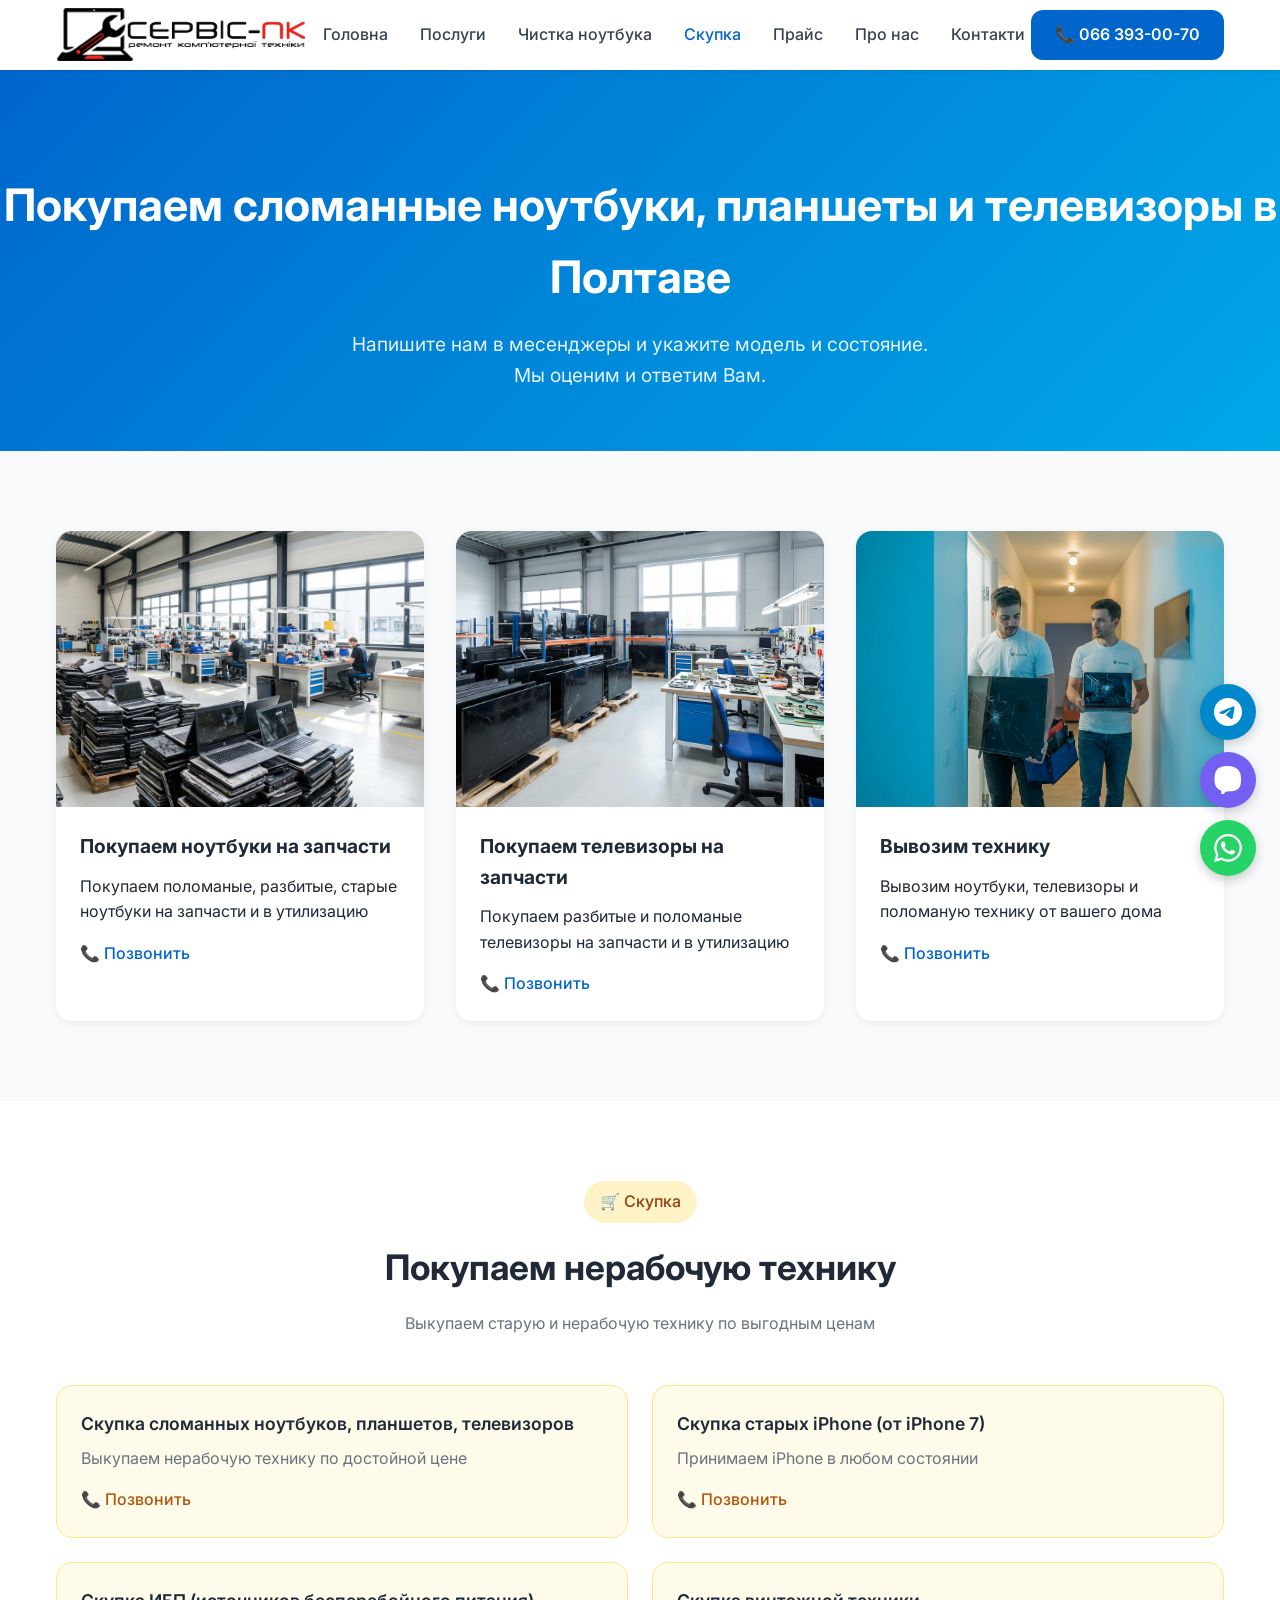
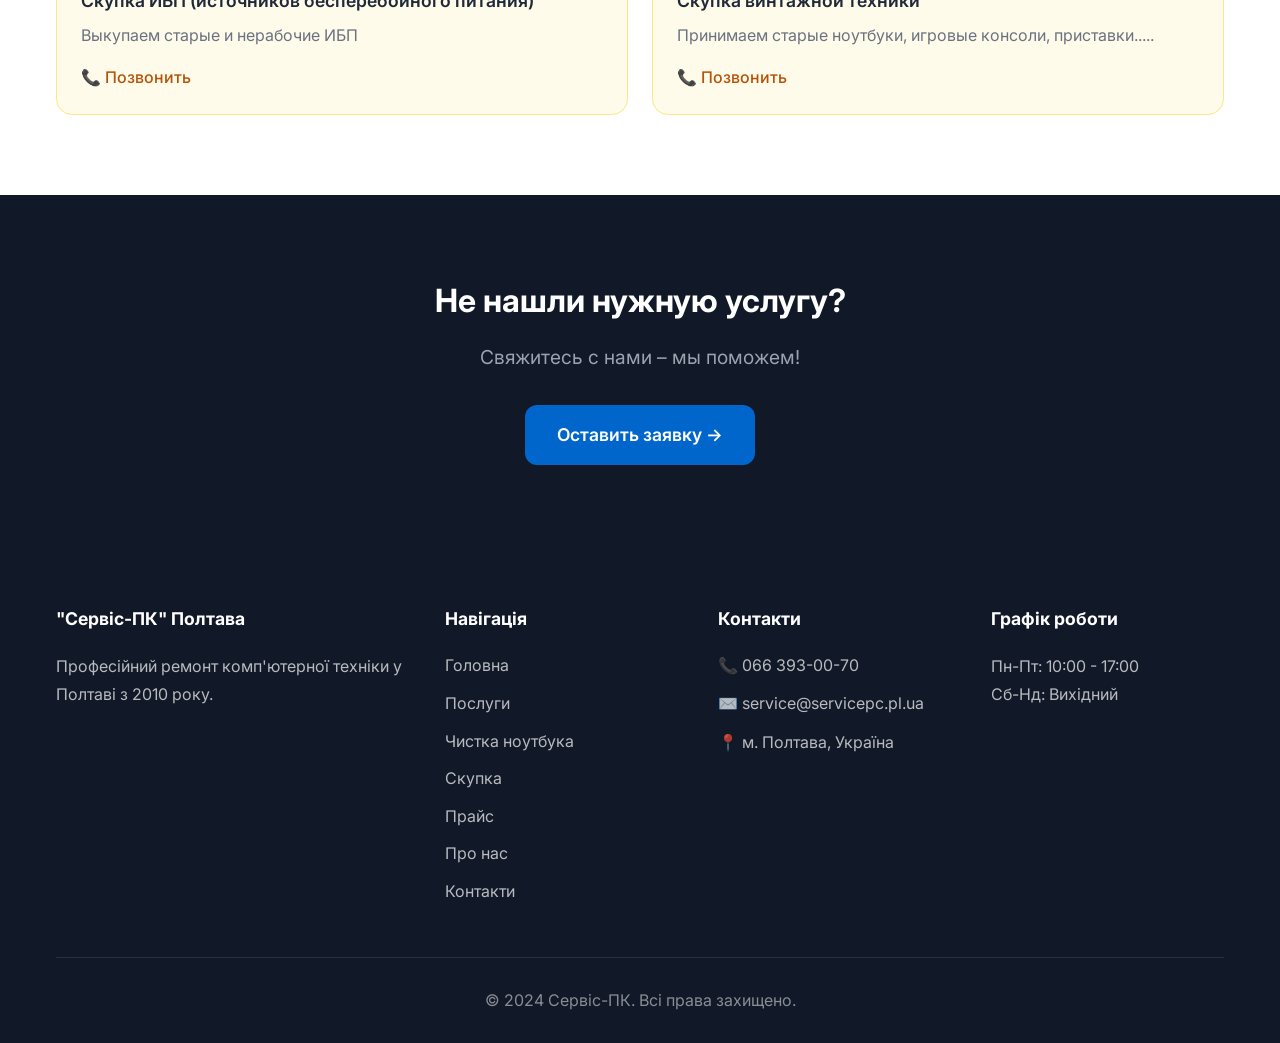
<file: skupka.html>
<!DOCTYPE html>
<html lang="uk">
<head>
    <meta charset="UTF-8">
    <meta name="viewport" content="width=device-width, initial-scale=1.0">
    <title>Мы купим у вас сломанные ноутбуки, планшеты или телевизоры в Полтаве</title>
    <meta name="description" content="Покупаем ноутбуки, телевизоры, планшеты, смартфоны на запчасти в Полтаве">
	<link rel="icon" type="image/png" href="favicon.png">
    <link href="https://fonts.googleapis.com/css2?family=Inter:wght@400;500;600;700&display=swap" rel="stylesheet">
    <link rel="stylesheet" href="styles.css">
</head>
<body>
    <header class="header">
        <div class="container header-inner">
            <a href="index.html" class="logo"><div class="logo-icon"><img src="logo.png"</img></div><span></span></a>
             <nav class="nav" id="nav">
                <a href="index.html">Головна</a>
                <a href="poslugy.html">Послуги</a>
				<a href="chistka_notebooka.html">Чистка ноутбука</a>
				<a href="skupka.html" class="active">Скупка</a>
				<a href="prise.html">Прайс</a>
                <a href="pro-nas.html">Про нас</a>
                <a href="kontakty.html">Контакти</a>
            </nav>
            <div class="header-btn"><a href="tel:+380663930070" class="btn btn-primary">📞 066 393-00-70</a></div>
            <button class="mobile-menu" id="mobileMenu">☰</button>
        </div>
    </header>

    <section class="page-header">
        <h1>Покупаем сломанные ноутбуки, планшеты и телевизоры в Полтаве</h1>
        <p>Напишите нам в месенджеры и укажите модель и состояние. Мы оценим и ответим Вам.</p>
    </section>

    <section class="section bg-gray">
        <div class="container">
            <div class="services-page-grid">
                <div class="service-page-card">
                    <div class="service-img"><img src="images/a5ce8f11-22b6-4d68-ac84-dbd267f538cc1.png" alt="Чистка"></div>
                    <div class="service-body">
                        <h3>Покупаем ноутбуки на запчасти</h3>
                        <p>Покупаем поломаные, разбитые, старые ноутбуки на запчасти и в утилизацию</p>
                        <a href="tel:+380663930070" class="service-link">📞 Позвонить</a>
                    </div>
                </div>
                <div class="service-page-card">
                    <div class="service-img"><img src="images/debf2710-bd42-4d96-965d-35e3a86e37341.png" alt="Ремонт"></div>
                    <div class="service-body">
                        <h3>Покупаем телевизоры на запчасти</h3>
                        <p>Покупаем разбитые и поломаные телевизоры на запчасти и в утилизацию</p>
                        <a href="tel:+380663930070" class="service-link">📞 Позвонить</a>
                    </div>
                </div>
                <div class="service-page-card">
                    <div class="service-img"><img src="images/233c97ff-f4c9-49db-b74a-fb78ea7b05161.png" alt="Виїзд"></div>
                    <div class="service-body">
                        <h3>Вывозим технику</h3>
                        <p>Вывозим ноутбуки, телевизоры и поломаную технику от вашего дома</p>
                        <a href="tel:+380663930070" class="service-link">📞 Позвонить</a>
                    </div>
                </div>
            </div>
        </div>
    </section>

    <section class="section bg-white">
        <div class="container">
            <div class="text-center">
                <div class="buy-badge">🛒 Скупка</div>
                <h2 class="section-title">Покупаем нерабочую технику</h2>
                <p class="section-subtitle">Выкупаем старую и нерабочую технику по выгодным ценам</p>
            </div>
            <div class="buy-grid">
                <div class="buy-card">
                    <h3>Скупка сломанных ноутбуков, планшетов, телевизоров</h3>
                    <p>Выкупаем нерабочую технику по достойной цене</p>
                    <a href="tel:+380663930070" class="buy-link">📞 Позвонить</a>
                </div>
                <div class="buy-card">
                    <h3>Скупка старых iPhone (от iPhone 7)</h3>
                    <p>Принимаем iPhone в любом состоянии</p>
                    <a href="tel:+380663930070" class="buy-link">📞 Позвонить</a>
                </div>
                <div class="buy-card">
                    <h3>Скупка ИБП (источников бесперебойного питания)</h3>
                    <p>Выкупаем старые и нерабочие ИБП</p>
                    <a href="tel:+380663930070" class="buy-link">📞 Позвонить</a>
                </div>
                <div class="buy-card">
                    <h3>Скупка винтажной техники</h3>
                    <p>Принимаем старые ноутбуки, игровые консоли, приставки.....</p>
                    <a href="tel:+380663930070" class="buy-link">📞 Позвонить</a>
                </div>
            </div>
        </div>
    </section>

    <section class="section bg-dark">
        <div class="container text-center">
            <h2 style="font-size: 2rem; margin-bottom: 16px;">Не нашли нужную услугу?</h2>
            <p style="color: #9ca3af; font-size: 1.2rem; margin-bottom: 32px;">Свяжитесь с нами – мы поможем!</p>
            <a href="kontakty.html" class="btn btn-primary btn-lg">Оставить заявку →</a>
        </div>
    </section>

    <footer class="footer">
        <div class="container">
            <div class="footer-grid">
                <div class="footer-col">
                    <h4>"Сервіс-ПК" Полтава</h4>
                    <p>Професійний ремонт комп'ютерної техніки у Полтаві з 2010 року.</p>
                </div>
                <div class="footer-col">
                    <h4>Навігація</h4>
                    <a href="index.html">Головна</a>
                    <a href="poslugy.html">Послуги</a>
					<a href="chistka_notebooka.html">Чистка ноутбука</a>
					<a href="skupka.html">Скупка</a>
					<a href="prise.html">Прайс</a>
                    <a href="pro-nas.html">Про нас</a>
                    <a href="kontakty.html">Контакти</a>
                </div>
                <div class="footer-col">
                    <h4>Контакти</h4>
                    <a href="tel:+380663930070">📞 066 393-00-70</a>
                    <a href="mailto:myhost.ua@gmail.com">✉️ service@servicepc.pl.ua</a>
                    <p>📍 м. Полтава, Україна</p>
                </div>
                <div class="footer-col">
                    <h4>Графік роботи</h4>
                    <p>Пн-Пт: 10:00 - 17:00</p>
                    <p>Сб-Нд: Вихідний</p>
                </div>
            </div>
            <div class="footer-bottom"><p>© 2024 Сервіс-ПК. Всі права захищено.</p></div>
        </div>
    </footer>

    <div class="floating-btns">
        <a href="https://t.me/+380663930070" target="_blank" class="float-btn telegram"><svg viewBox="0 0 24 24" fill="currentColor"><path d="M11.944 0A12 12 0 0 0 0 12a12 12 0 0 0 12 12 12 12 0 0 0 12-12A12 12 0 0 0 12 0a12 12 0 0 0-.056 0zm4.962 7.224c.1-.002.321.023.465.14a.506.506 0 0 1 .171.325c.016.093.036.306.02.472-.18 1.898-.962 6.502-1.36 8.627-.168.9-.499 1.201-.82 1.23-.696.065-1.225-.46-1.9-.902-1.056-.693-1.653-1.124-2.678-1.8-1.185-.78-.417-1.21.258-1.91.177-.184 3.247-2.977 3.307-3.23.007-.032.014-.15-.056-.212s-.174-.041-.249-.024c-.106.024-1.793 1.14-5.061 3.345-.48.33-.913.49-1.302.48-.428-.008-1.252-.241-1.865-.44-.752-.245-1.349-.374-1.297-.789.027-.216.325-.437.893-.663 3.498-1.524 5.83-2.529 6.998-3.014 3.332-1.386 4.025-1.627 4.476-1.635z"/></svg></a>
        <a href="viber://chat?number=+380663930070" class="float-btn viber"><svg viewBox="0 0 24 24" fill="currentColor"><path d="M11.4 0C9.473.028 5.333.344 3.02 2.467 1.302 4.187.541 6.783.456 10.034c-.085 3.25-.2 9.346 5.737 10.91v2.495s-.035.998.627 1.203c.764.254 1.216-.49 1.95-1.27.403-.428.96-1.058 1.382-1.54 3.81.32 6.74-.41 7.07-.516.76-.244 5.058-.797 5.757-6.504.722-5.89-.344-9.612-2.24-11.278C18.66.454 14.206.014 11.4 0z"/></svg></a>
        <a href="https://wa.me/380663930070" target="_blank" class="float-btn whatsapp"><svg viewBox="0 0 24 24" fill="currentColor"><path d="M17.472 14.382c-.297-.149-1.758-.867-2.03-.967-.273-.099-.471-.148-.67.15-.197.297-.767.966-.94 1.164-.173.199-.347.223-.644.075-.297-.15-1.255-.463-2.39-1.475-.883-.788-1.48-1.761-1.653-2.059-.173-.297-.018-.458.13-.606.134-.133.298-.347.446-.52.149-.174.198-.298.298-.497.099-.198.05-.371-.025-.52-.075-.149-.669-1.612-.916-2.207-.242-.579-.487-.5-.669-.51-.173-.008-.371-.01-.57-.01-.198 0-.52.074-.792.372-.272.297-1.04 1.016-1.04 2.479 0 1.462 1.065 2.875 1.213 3.074.149.198 2.096 3.2 5.077 4.487.709.306 1.262.489 1.694.625.712.227 1.36.195 1.871.118.571-.085 1.758-.719 2.006-1.413.248-.694.248-1.289.173-1.413-.074-.124-.272-.198-.57-.347m-5.421 7.403h-.004a9.87 9.87 0 01-5.031-1.378l-.361-.214-3.741.982.998-3.648-.235-.374a9.86 9.86 0 01-1.51-5.26c.001-5.45 4.436-9.884 9.888-9.884 2.64 0 5.122 1.03 6.988 2.898a9.825 9.825 0 012.893 6.994c-.003 5.45-4.437 9.884-9.885 9.884m8.413-18.297A11.815 11.815 0 0012.05 0C5.495 0 .16 5.335.157 11.892c0 2.096.547 4.142 1.588 5.945L.057 24l6.305-1.654a11.882 11.882 0 005.683 1.448h.005c6.554 0 11.89-5.335 11.893-11.893a11.821 11.821 0 00-3.48-8.413z"/></svg></a>
    </div>

    <script>document.getElementById('mobileMenu').addEventListener('click', function() { var nav = document.getElementById('nav'); nav.classList.toggle('active'); this.textContent = nav.classList.contains('active') ? '✕' : '☰'; });</script>
</body>
</html>
</file>
<file: styles.css>
* { margin: 0; padding: 0; box-sizing: border-box; }
:root {
  --primary: #0066cc;
  --primary-dark: #004c99;
  --primary-light: #3399ff;
  --accent: #00a8e8;
}
html { scroll-behavior: smooth; }
body { font-family: 'Inter', -apple-system, BlinkMacSystemFont, sans-serif; color: #1f2937; line-height: 1.6; }
a { text-decoration: none; color: inherit; }
img { max-width: 100%; height: auto; }
.container { max-width: 1200px; margin: 0 auto; padding: 0 16px; }
.text-center { text-align: center; }

/* Buttons */
.btn { display: inline-flex; align-items: center; justify-content: center; gap: 8px; padding: 12px 24px; border-radius: 12px; font-weight: 600; transition: all 0.3s; border: none; cursor: pointer; font-size: 1rem; }
.btn-primary { background: var(--primary); color: white; }
.btn-primary:hover { background: var(--primary-dark); }
.btn-outline { background: rgba(255,255,255,0.1); color: white; border: 1px solid rgba(255,255,255,0.2); backdrop-filter: blur(10px); }
.btn-outline:hover { background: rgba(255,255,255,0.2); }
.btn-white { background: white; color: var(--primary); }
.btn-white:hover { background: #f3f4f6; }
.btn-lg { padding: 16px 32px; font-size: 1.1rem; }
.btn-border { background: transparent; border: 2px solid var(--primary); color: var(--primary); }
.btn-border:hover { background: var(--primary); color: white; }

/* Header */
.header { position: fixed; top: 0; left: 0; right: 0; background: white; box-shadow: 0 1px 3px rgba(0,0,0,0.1); z-index: 1000; }
.header-inner { display: flex; align-items: center; justify-content: space-between; height: 70px; }
.logo { display: flex; align-items: center; gap: 10px; font-size: 1.4rem; font-weight: 700; color: var(--primary); }
.logo-icon { width: 250px; height: 75px; border-radius: 10px; display: flex; align-items: center; justify-content: center; color: white; font-size: 1.2rem; }
.nav { display: flex; gap: 32px; }
.nav a { font-weight: 500; color: #374151; transition: color 0.3s; }
.nav a:hover, .nav a.active { color: var(--primary); }
.header-btn { display: flex; }
.mobile-menu { display: none; background: none; border: none; font-size: 1.5rem; cursor: pointer; }

/* Hero */
.hero { position: relative; min-height: 80vh; display: flex; align-items: center; margin-top: 70px; overflow: hidden; }
.hero-bg { position: absolute; inset: 0; }
.hero-bg img { width: 100%; height: 100%; object-fit: cover; }
.hero-overlay { position: absolute; inset: 0; background: linear-gradient(to right, rgba(17,24,39,0.9) 0%, rgba(17,24,39,0.7) 50%, transparent 100%); }
.hero-content { position: relative; z-index: 1; max-width: 600px; color: white; padding: 40px 0; }
.hero h1 { font-size: 3rem; font-weight: 700; line-height: 1.2; margin-bottom: 20px; }
.hero h1 span { color: var(--accent); }
.hero p { font-size: 1.2rem; color: rgba(255,255,255,0.9); margin-bottom: 32px; }
.hero-buttons { display: flex; gap: 16px; flex-wrap: wrap; }

/* Features */
.features { padding: 48px 0; background: white; }
.features-grid { display: grid; grid-template-columns: repeat(3, 1fr); gap: 24px; }
.feature-card { display: flex; align-items: center; gap: 16px; padding: 24px; background: #f9fafb; border-radius: 12px; transition: box-shadow 0.3s; }
.feature-card:hover { box-shadow: 0 4px 12px rgba(0,0,0,0.08); }
.feature-icon { width: 56px; height: 56px; background: rgba(0,102,204,0.1); border-radius: 12px; display: flex; align-items: center; justify-content: center; font-size: 1.5rem; flex-shrink: 0; }
.feature-card h3 { font-size: 1.1rem; font-weight: 600; margin-bottom: 4px; }
.feature-card p { color: #6b7280; font-size: 0.95rem; }

/* Section */
.section { padding: 80px 0; }
.section-title { font-size: 2.2rem; font-weight: 700; text-align: center; margin-bottom: 16px; }
.section-subtitle { color: #6b7280; text-align: center; margin-bottom: 48px; max-width: 600px; margin-left: auto; margin-right: auto; }
.bg-gray { background: #f9fafb; }
.bg-white { background: white; }
.bg-dark { background: #111827; color: white; }

/* Services Grid */
.services-grid { display: grid; grid-template-columns: repeat(4, 1fr); gap: 24px; }
.service-card { background: white; border-radius: 16px; overflow: hidden; box-shadow: 0 2px 8px rgba(0,0,0,0.06); transition: all 0.3s; }
.service-card:hover { transform: translateY(-4px); box-shadow: 0 12px 24px rgba(0,0,0,0.12); }
.service-img { position: relative; aspect-ratio: 4/3; overflow: hidden; }
.service-img img { width: 100%; height: 100%; object-fit: cover; transition: transform 0.5s; }
.service-card:hover .service-img img { transform: scale(1.05); }
.service-body { padding: 20px; }
.service-card h3 { font-size: 1.1rem; font-weight: 600; margin-bottom: 8px; transition: color 0.3s; }
.service-card:hover h3 { color: var(--primary); }
.service-card p { color: #6b7280; font-size: 0.9rem; line-height: 1.5; }

/* Services Page Grid */
.services-page-grid { display: grid; grid-template-columns: repeat(3, 1fr); gap: 32px; }
.service-page-card { background: white; border-radius: 16px; overflow: hidden; box-shadow: 0 2px 8px rgba(0,0,0,0.06); transition: all 0.3s; }
.service-page-card:hover { box-shadow: 0 12px 32px rgba(0,0,0,0.15); }
.service-page-card .service-img { aspect-ratio: 4/3; }
.service-page-card .service-body { padding: 24px; }
.service-page-card h3 { font-size: 1.2rem; font-weight: 700; margin-bottom: 12px; }
.service-page-card p { margin-bottom: 16px; }
.service-link { display: inline-flex; align-items: center; gap: 6px; color: var(--primary); font-weight: 500; transition: color 0.3s; }
.service-link:hover { color: var(--primary-dark); }

/* Why Us */
.why-grid { display: grid; grid-template-columns: 1fr 1fr; gap: 48px; align-items: center; }
.why-img { position: relative; aspect-ratio: 16/10; border-radius: 16px; overflow: hidden; }
.why-img img { width: 100%; height: 100%; object-fit: cover; }
.why-list { list-style: none; }
.why-list li { display: flex; align-items: center; gap: 12px; padding: 12px 0; font-size: 1.1rem; }
.why-list .icon { color: #22c55e; font-size: 1.3rem; }

/* CTA */
.cta { padding: 80px 0; background: linear-gradient(135deg, var(--primary) 0%, var(--accent) 100%); color: white; }
.cta h2 { font-size: 2.5rem; font-weight: 700; margin-bottom: 16px; }
.cta p { font-size: 1.2rem; opacity: 0.9; margin-bottom: 32px; }
.cta-buttons { display: flex; gap: 16px; justify-content: center; flex-wrap: wrap; }

/* Page Header */
.page-header { background: linear-gradient(135deg, var(--primary) 0%, var(--accent) 100%); padding: 100px 0 60px; margin-top: 70px; text-align: center; color: white; }
.page-header h1 { font-size: 2.8rem; font-weight: 700; margin-bottom: 16px; }
.page-header p { font-size: 1.2rem; opacity: 0.9; max-width: 600px; margin: 0 auto; }

/* Buy Section */
.buy-badge { display: inline-flex; align-items: center; gap: 8px; padding: 8px 16px; background: #fef3c7; color: #92400e; border-radius: 999px; font-weight: 500; margin-bottom: 16px; }
.buy-grid { display: grid; grid-template-columns: repeat(2, 1fr); gap: 24px; }
.buy-card { padding: 24px; background: #fffbeb; border: 1px solid #fde68a; border-radius: 16px; transition: box-shadow 0.3s; }
.buy-card:hover { box-shadow: 0 8px 24px rgba(0,0,0,0.1); }
.buy-card h3 { font-size: 1.1rem; font-weight: 600; margin-bottom: 8px; }
.buy-card p { color: #6b7280; margin-bottom: 16px; }
.buy-link { display: inline-flex; align-items: center; gap: 6px; color: #b45309; font-weight: 500; }

/* Stats */
.stats-grid { display: grid; grid-template-columns: repeat(3, 1fr); gap: 32px; }
.stat-card { text-align: center; padding: 32px; background: white; border-radius: 16px; box-shadow: 0 2px 8px rgba(0,0,0,0.06); }
.stat-icon { font-size: 2.5rem; margin-bottom: 16px; }
.stat-value { font-size: 2.5rem; font-weight: 700; color: #111827; margin-bottom: 8px; }
.stat-label { color: #6b7280; }

/* Advantages */
.advantages-grid { display: grid; grid-template-columns: repeat(3, 1fr); gap: 24px; }
.advantage-card { display: flex; gap: 16px; padding: 24px; background: #f9fafb; border-radius: 16px; transition: box-shadow 0.3s; }
.advantage-card:hover { box-shadow: 0 8px 24px rgba(0,0,0,0.1); }
.advantage-icon { font-size: 1.5rem; color: #22c55e; flex-shrink: 0; }
.advantage-card h3 { font-size: 1.1rem; font-weight: 600; margin-bottom: 8px; }
.advantage-card p { color: #6b7280; font-size: 0.95rem; }

/* Contact */
.contact-grid { display: grid; grid-template-columns: 1fr 1fr; gap: 48px; }
.contact-info { display: flex; flex-direction: column; gap: 16px; }
.contact-item { display: flex; align-items: center; gap: 16px; padding: 16px; background: white; border-radius: 12px; box-shadow: 0 2px 8px rgba(0,0,0,0.06); transition: box-shadow 0.3s; }
.contact-item:hover { box-shadow: 0 4px 12px rgba(0,0,0,0.1); }
.contact-icon { width: 48px; height: 48px; background: rgba(0,102,204,0.1); border-radius: 12px; display: flex; align-items: center; justify-content: center; font-size: 1.3rem; }
.contact-item .label { font-size: 0.85rem; color: #6b7280; }
.contact-item .value { font-weight: 600; font-size: 1.1rem; }
.messengers { display: flex; gap: 12px; margin-top: 24px; flex-wrap: wrap; }
.messenger-btn { display: inline-flex; align-items: center; gap: 8px; padding: 12px 20px; border-radius: 12px; color: white; font-weight: 500; transition: opacity 0.3s; }
.messenger-btn:hover { opacity: 0.9; }
.messenger-btn.telegram { background: #0088cc; }
.messenger-btn.viber { background: #7360f2; }
.messenger-btn.whatsapp { background: #25D366; }

/* Form */
.contact-form-wrapper { background: white; padding: 32px; border-radius: 16px; box-shadow: 0 2px 8px rgba(0,0,0,0.06); }
.contact-form-wrapper h2 { font-size: 1.5rem; font-weight: 700; margin-bottom: 8px; }
.contact-form-wrapper > p { color: #6b7280; margin-bottom: 24px; }
.form-group { margin-bottom: 20px; }
.form-group label { display: block; font-weight: 500; margin-bottom: 8px; }
.form-group input, .form-group textarea { width: 100%; padding: 14px 16px; border: 2px solid #e5e7eb; border-radius: 12px; font-size: 1rem; font-family: inherit; transition: border-color 0.3s; }
.form-group input:focus, .form-group textarea:focus { outline: none; border-color: var(--primary); }
.form-group textarea { resize: vertical; min-height: 120px; }

/* Footer */
.footer { background: #111827; color: white; padding: 60px 0 30px; }
.footer-grid { display: grid; grid-template-columns: 1.5fr 1fr 1fr 1fr; gap: 40px; margin-bottom: 40px; }
.footer-col .logo { margin-bottom: 16px; }
.footer-col .logo span { color: white; }
.footer-col p { color: rgba(255,255,255,0.7); line-height: 1.7; }
.footer-col h4 { font-size: 1.1rem; margin-bottom: 20px; }
.footer-col a { display: block; color: rgba(255,255,255,0.7); margin-bottom: 12px; transition: color 0.3s; }
.footer-col a:hover { color: white; }
.footer-bottom { text-align: center; padding-top: 30px; border-top: 1px solid rgba(255,255,255,0.1); color: rgba(255,255,255,0.5); }

/* Floating Buttons */
.floating-btns { position: fixed; bottom: 24px; right: 24px; display: flex; flex-direction: column; gap: 12px; z-index: 999; }
.float-btn { width: 56px; height: 56px; border-radius: 50%; display: flex; align-items: center; justify-content: center; color: white; box-shadow: 0 4px 12px rgba(0,0,0,0.2); transition: transform 0.3s; }
.float-btn:hover { transform: scale(1.1); }
.float-btn svg { width: 28px; height: 28px; }
.float-btn.telegram { background: #0088cc; }
.float-btn.viber { background: #7360f2; }
.float-btn.whatsapp { background: #25D366; }

/* Responsive */
@media (max-width: 1024px) {
  .services-grid { grid-template-columns: repeat(2, 1fr); }
  .services-page-grid { grid-template-columns: repeat(2, 1fr); }
  .footer-grid { grid-template-columns: repeat(2, 1fr); }
}
@media (max-width: 768px) {
  .nav { display: none; position: absolute; top: 70px; left: 0; right: 0; background: white; flex-direction: column; padding: 20px; box-shadow: 0 4px 12px rgba(0,0,0,0.1); gap: 16px; }
  .nav.active { display: flex; }
  .mobile-menu { display: block; }
  .header-btn { display: none; }
  .hero h1 { font-size: 2rem; }
  .hero-buttons { flex-direction: column; }
  .features-grid { grid-template-columns: 1fr; }
  .services-grid, .services-page-grid { grid-template-columns: 1fr; }
  .why-grid { grid-template-columns: 1fr; }
  .stats-grid { grid-template-columns: 1fr; }
  .advantages-grid { grid-template-columns: 1fr; }
  .buy-grid { grid-template-columns: 1fr; }
  .contact-grid { grid-template-columns: 1fr; }
  .footer-grid { grid-template-columns: 1fr; }
  .cta-buttons { flex-direction: column; align-items: center; }
  .section-title { font-size: 1.8rem; }
  .messengers { flex-direction: column; }
}

/* Animations */
@keyframes pulse-glow {
  0%, 100% { box-shadow: 0 0 20px rgba(37, 99, 235, 0.4); }
  50% { box-shadow: 0 0 40px rgba(37, 99, 235, 0.6); }
}

@keyframes bounce {
  0%, 100% { transform: translateY(0); }
  50% { transform: translateY(10px); }
}

.animate-pulse-glow {
  animation: pulse-glow 2s ease-in-out infinite;
}

.animate-bounce-slow {
  animation: bounce 1.5s infinite;
}

/* Gradients */
.gradient-bg {
  background: linear-gradient(135deg, #1e3a8a 0%, #3b82f6 50%, #1e40af 100%);
}

/* Interactive Elements */
.service-card:hover {
  transform: translateY(-5px);
  box-shadow: 0 20px 40px rgba(0, 0, 0, 0.15);
}

.messenger-btn:hover {
  transform: scale(1.05);
}
</file>
